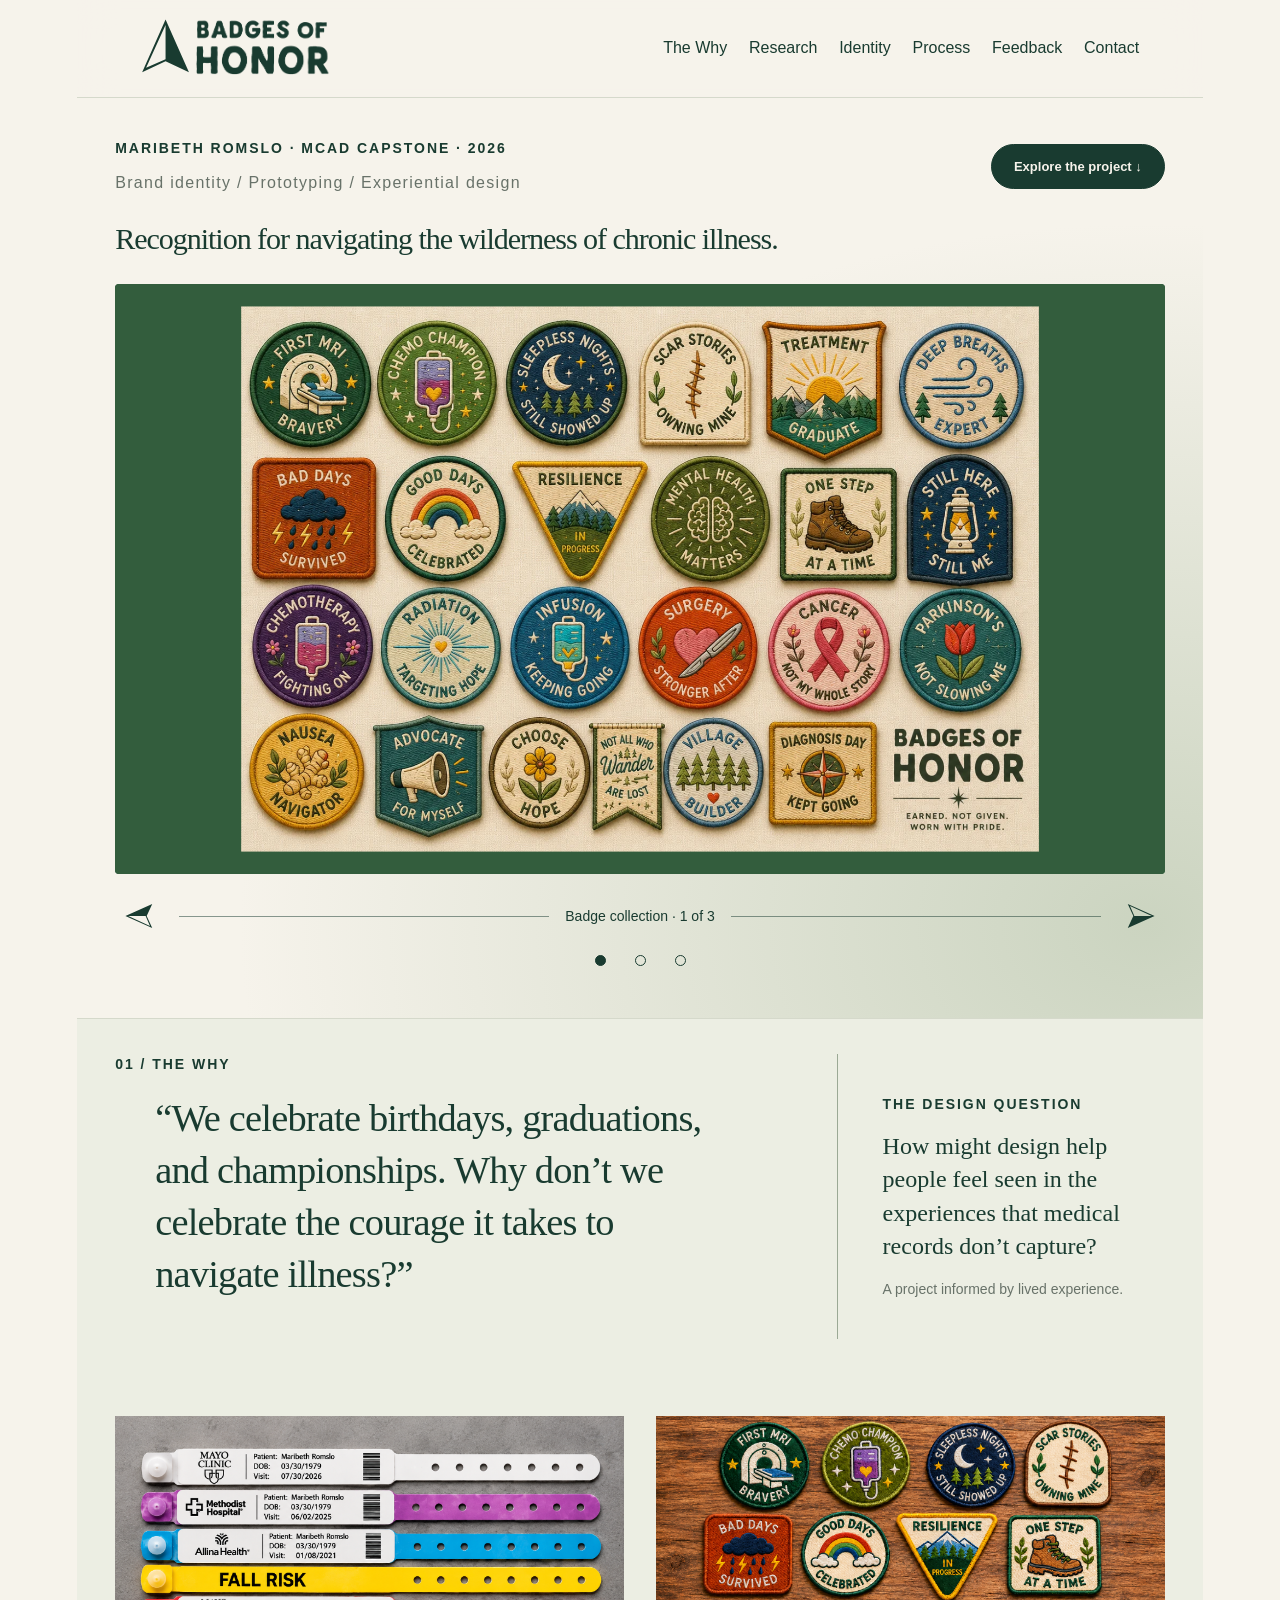
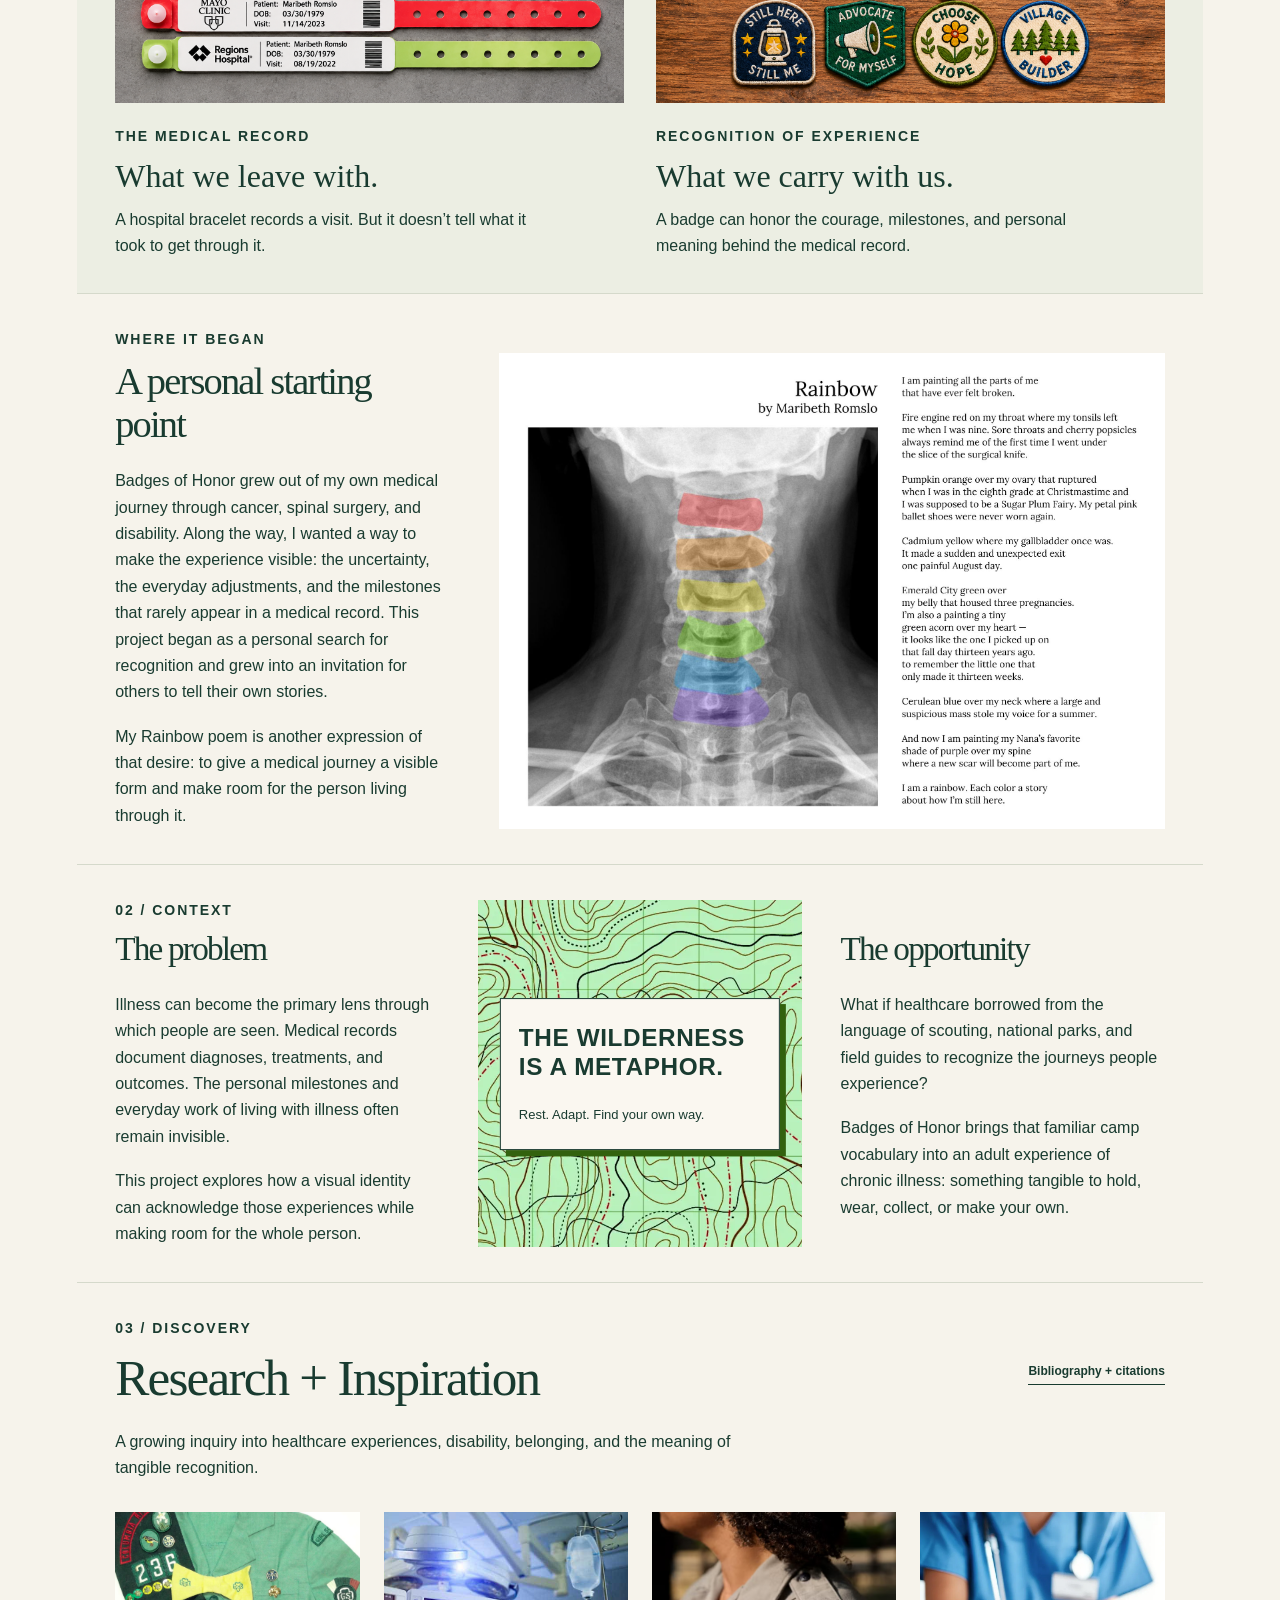
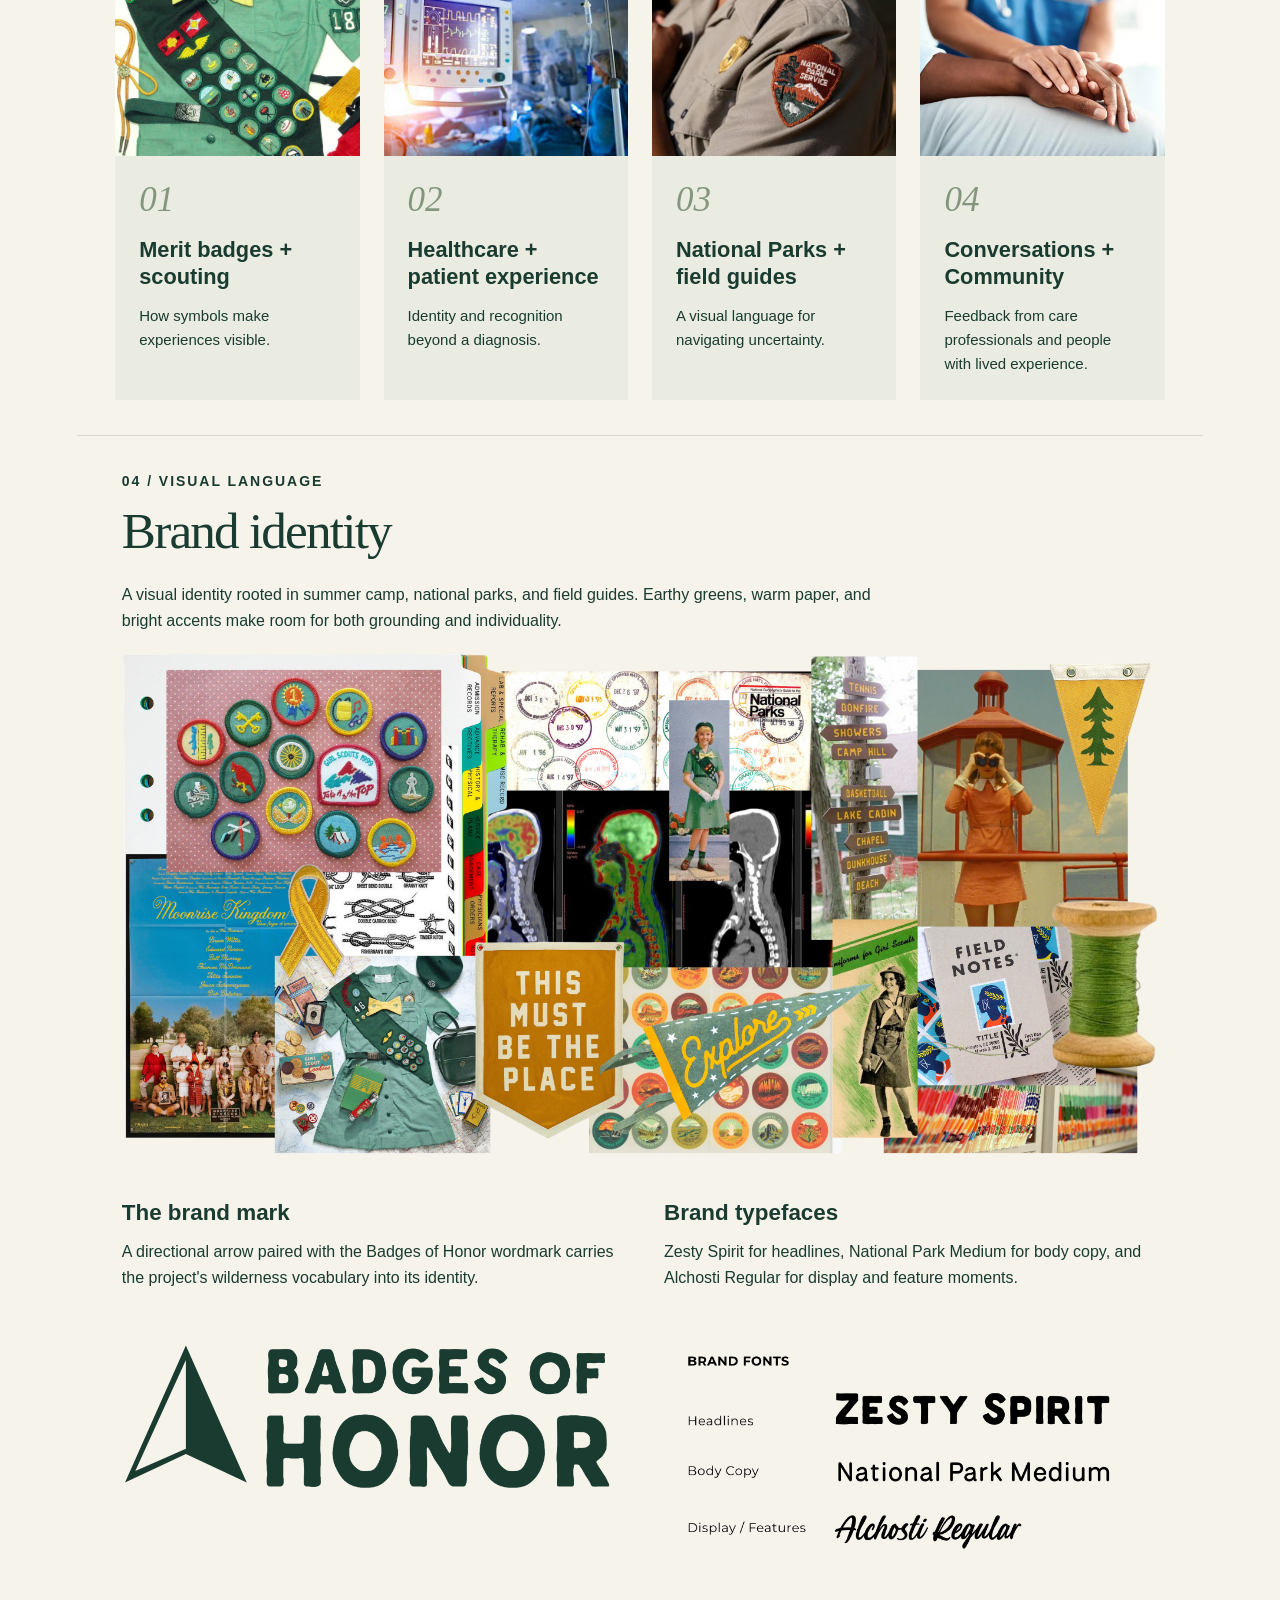
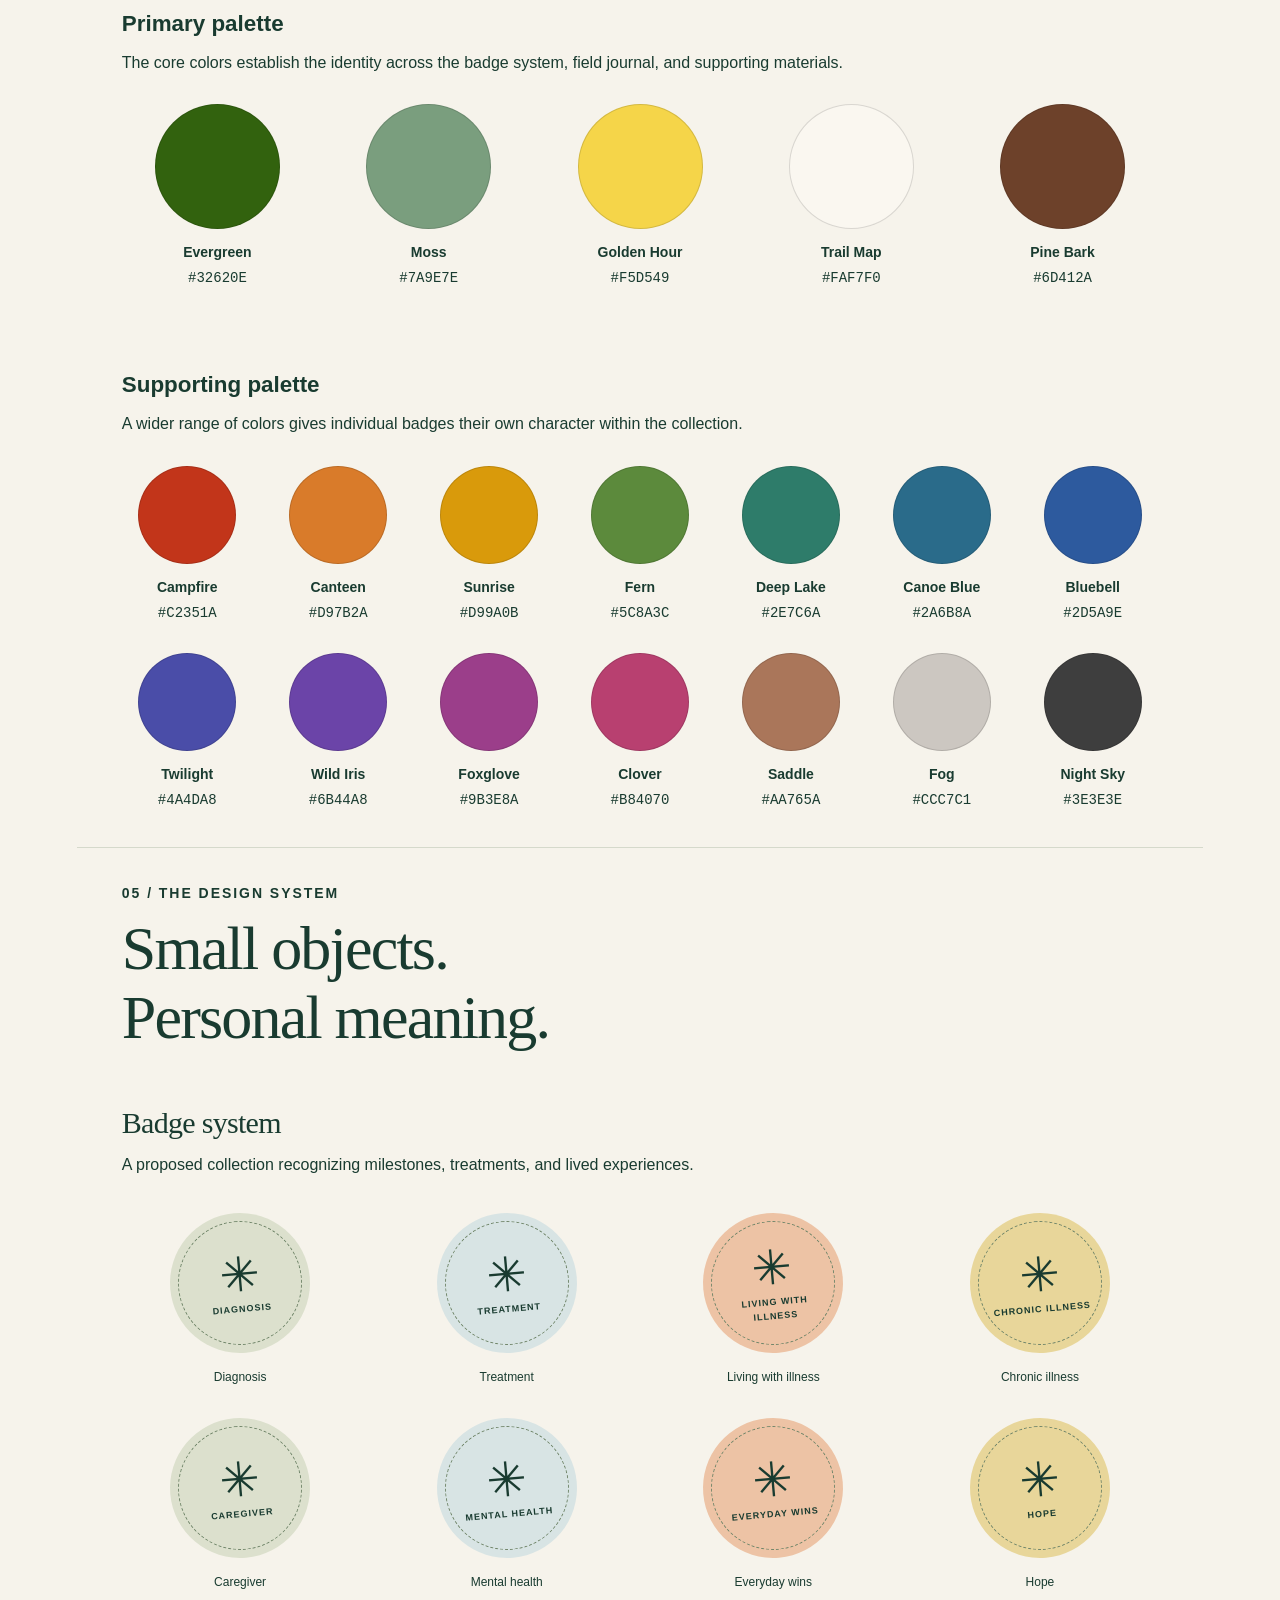
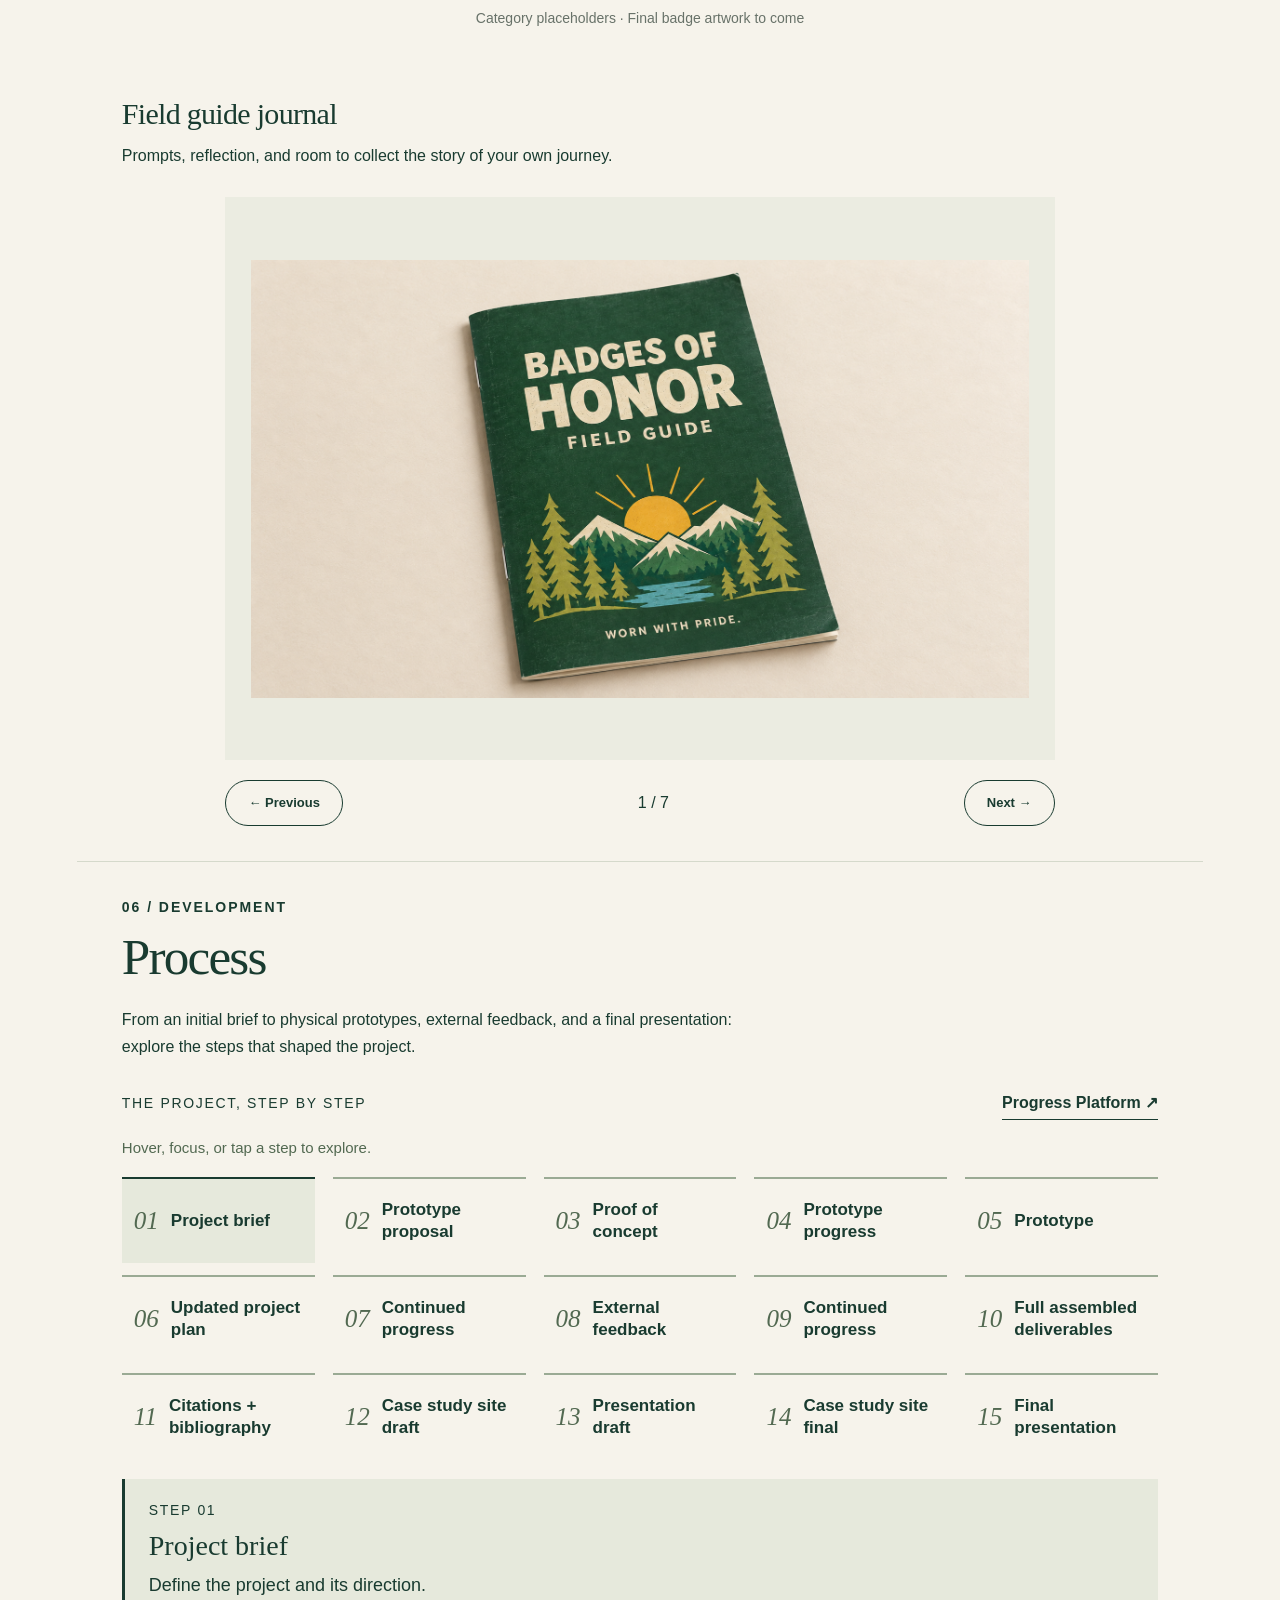
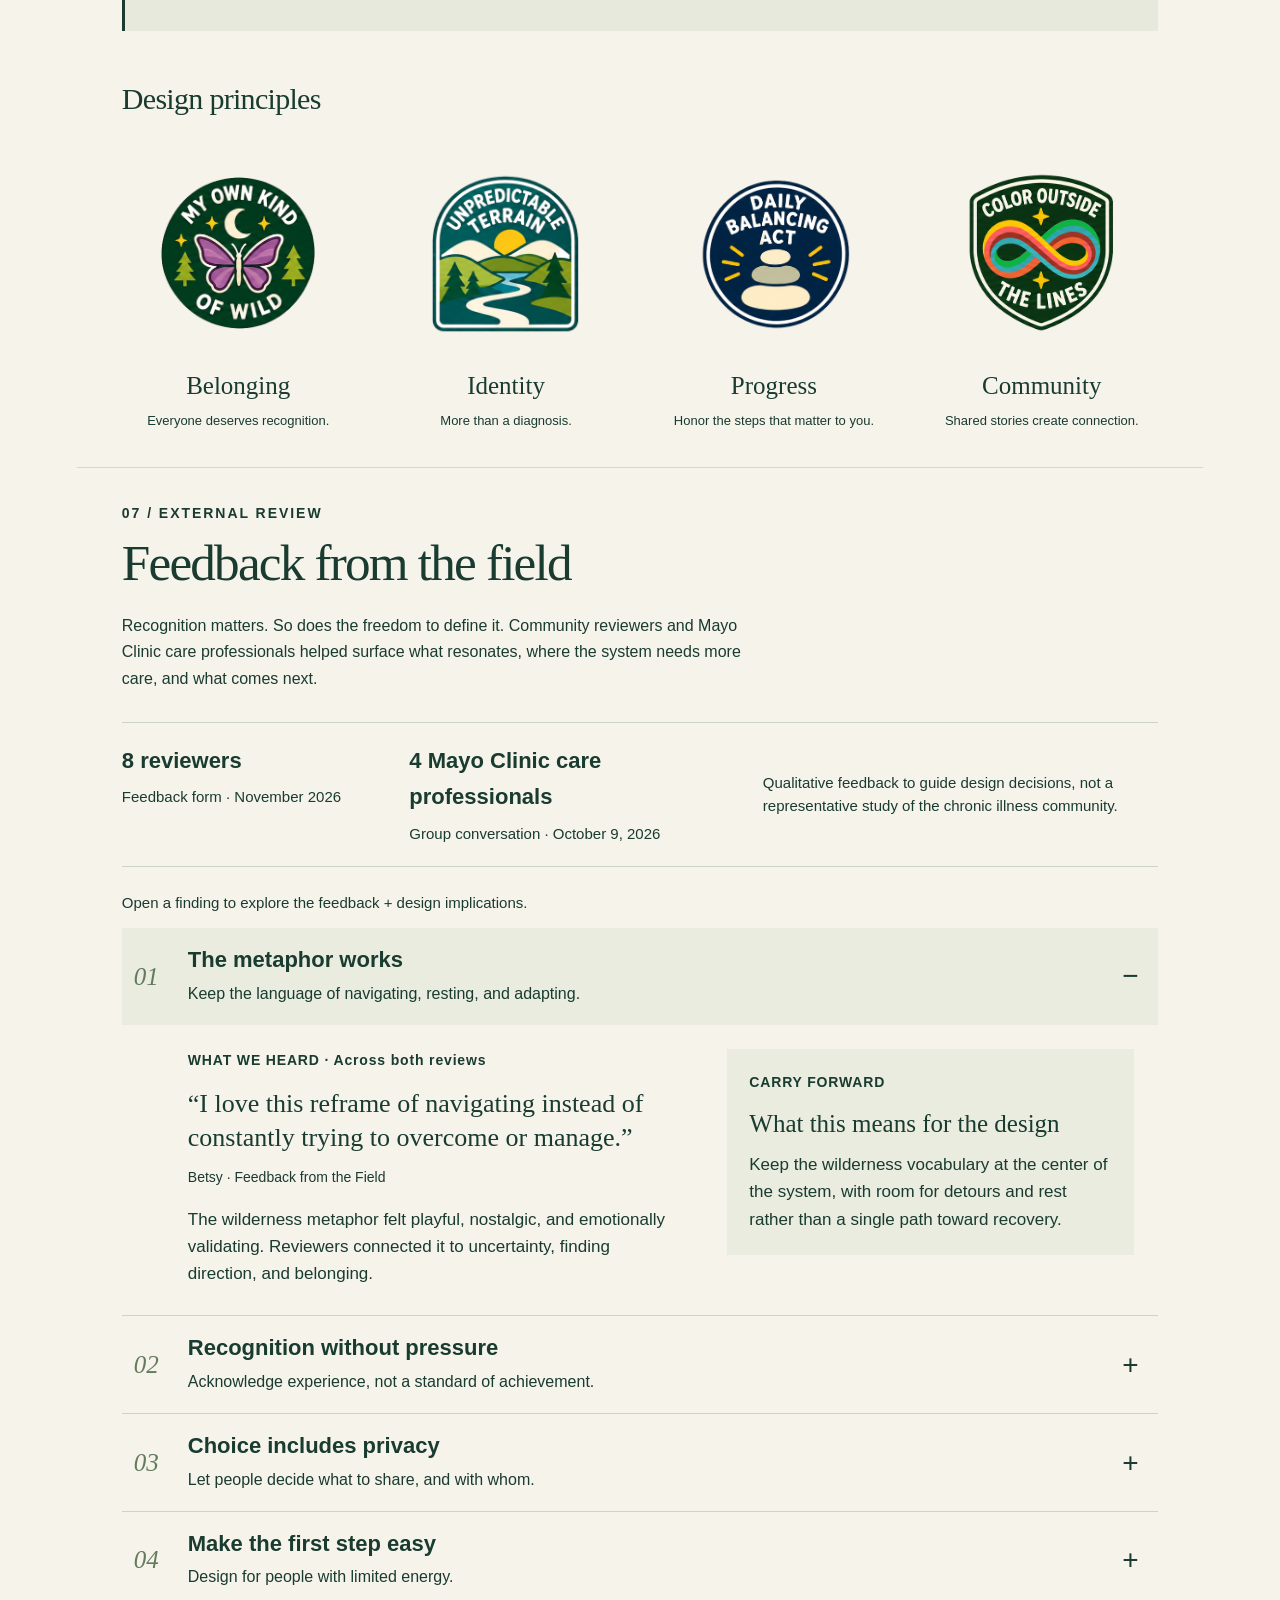
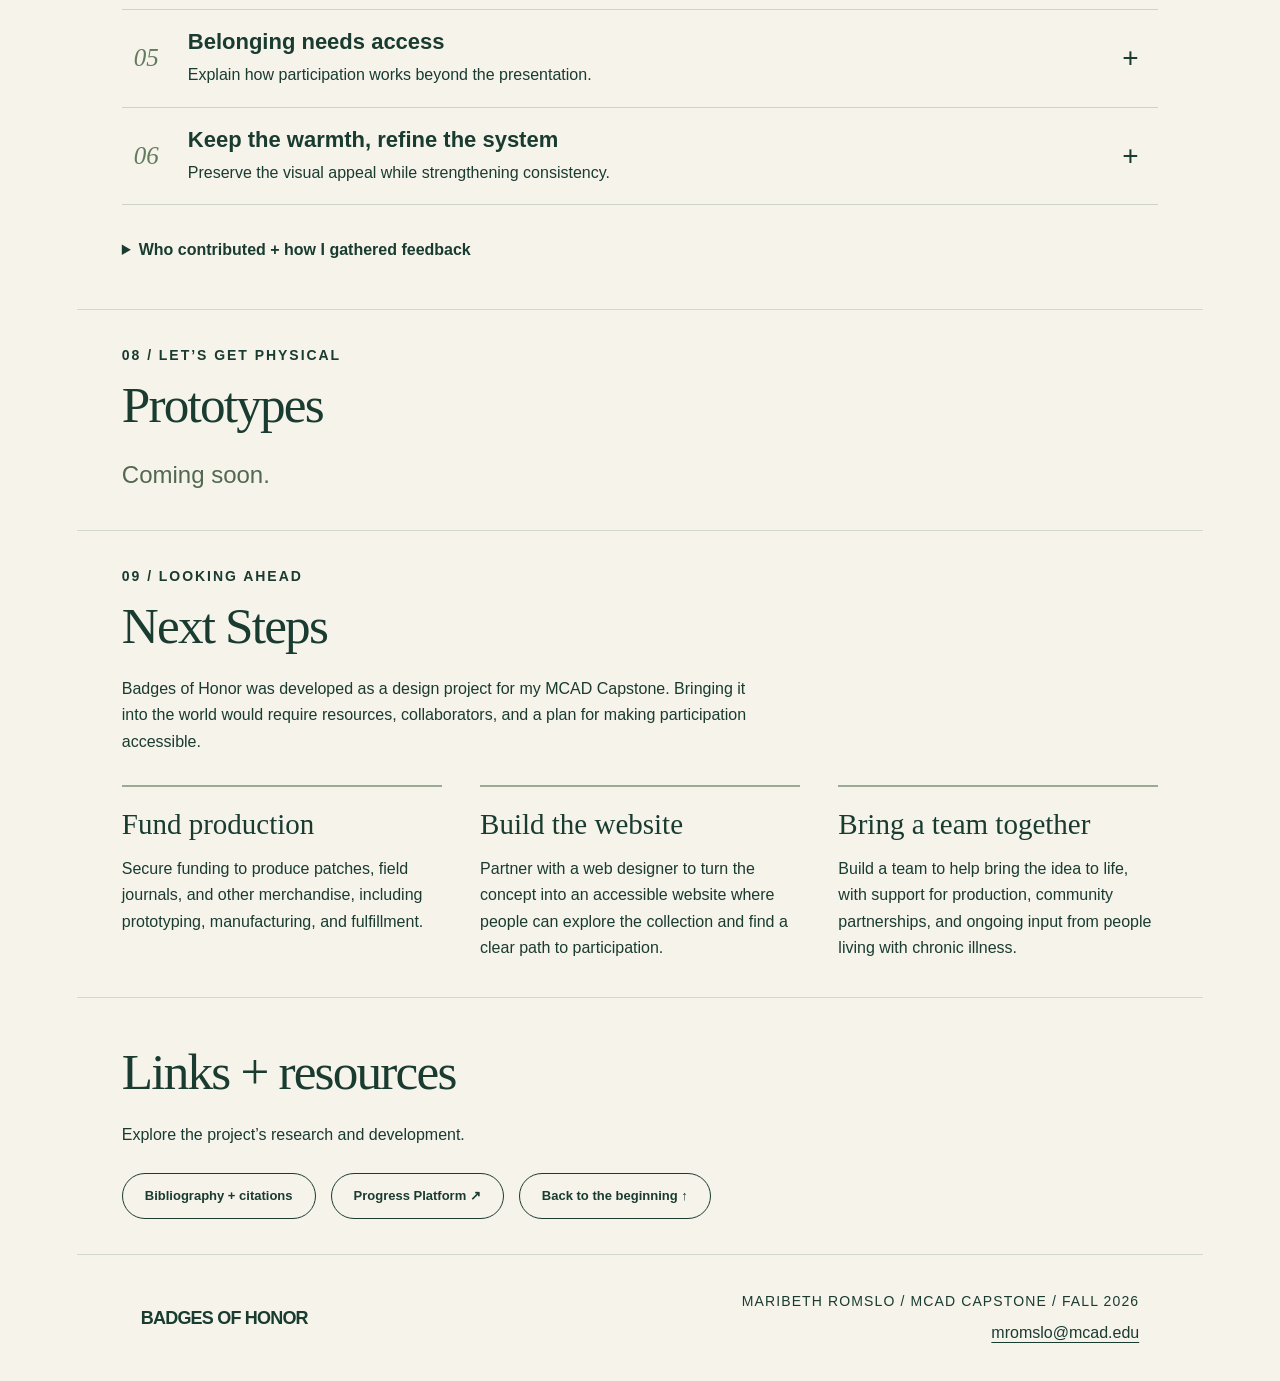
<file: index.html>
<!doctype html>
<html lang="en">
  <head>
    <meta charset="utf-8" />
    <meta name="viewport" content="width=device-width,initial-scale=1" />
    <meta
      name="description"
      content="Badges of Honor: a graphic design capstone by Maribeth Romslo exploring recognition, identity, and belonging through chronic illness."
    />
    <title>Badges of Honor · Maribeth Romslo</title>
    <link rel="stylesheet" href="style.css" />
  <style>

.context-triptych { display:grid; grid-template-columns:repeat(3,minmax(0,1fr)); align-items:start; gap:32px; }
.context-triptych > div { min-width:0; }
.context-triptych h2 { font-size:clamp(28px,2.6vw,42px); line-height:1.1; margin-bottom:24px; }
.context-triptych > div > p:not(.eyebrow) { font-size:16px; line-height:1.65; }
.context-triptych .landscape.map-panel { width:100%; min-height:430px; height:100%; box-sizing:border-box; padding:22px; }
.context-triptych .map-panel-label { padding:24px 18px; }
.context-triptych .map-panel-label > span { font-size:clamp(20px,1.9vw,28px); line-height:1.2; }
@media(max-width:650px) { .context-triptych { grid-template-columns:1fr; gap:32px; } .context-triptych .landscape.map-panel { min-height:330px; } }
</style>
<style>
/* Align this row with the comparison panels above. */
.why,
.section.context-triptych {
  box-sizing: border-box;
  width: 100%;
  max-width: none;
  margin-inline: 0;
  padding-inline: max(3vw, 24px);
}
.section.context-triptych { gap: clamp(28px, 3vw, 60px); }
@media (max-width: 650px) {
  .why, .section.context-triptych { padding-inline: 24px; }
}
</style>
<style>

/* Let the text columns determine the height of the map. */
@media (min-width: 651px) {
  .section.context-triptych { align-items: stretch; }
  .section.context-triptych .landscape.map-panel {
    min-height: 0;
    height: auto;
    align-self: stretch;
    position: relative;
    padding: 0;
  }
  .section.context-triptych .map-panel-label {
    position: absolute;
    top: 50%;
    left: 50%;
    transform: translate(-50%, -50%);
    width: calc(100% - 44px);
    max-width: 340px;
    margin: 0;
  }
}
</style>
<style>

/* Research aligns with the full-width context row inside the site margins. */
.section#research {
  box-sizing: border-box;
  width: 100%;
  max-width: none;
  margin-inline: 0;
  padding-inline: max(3vw, 24px);
}
#research .intro { max-width: 70ch; }
#research .research-grid { grid-template-columns: repeat(4,minmax(0,1fr)); gap: 24px; }
#research .research-grid article { padding: 0; min-width: 0; overflow: hidden; }
#research .research-image { display: block; width: 100%; height: auto; aspect-ratio: 1; object-fit: cover; }
#research .research-card-copy { padding: 24px; }
#research .research-card-copy h3 { font-size: clamp(19px,1.7vw,25px); line-height: 1.25; margin: 16px 0 14px; }
#research .research-card-copy p { font-size: 15px; line-height: 1.6; }
@media(max-width:950px) { #research .research-grid { grid-template-columns: repeat(2,minmax(0,1fr)); } }
@media(max-width:650px) { .section#research { padding-inline: 24px; } }
@media(max-width:480px) { #research .research-grid { grid-template-columns: 1fr; } }
</style>
<style>

/* Individual badge artwork replaces the four numbered circles. */
.principle-grid .principle-badge {
  display: block;
  width: clamp(110px, 12vw, 180px);
  height: 190px;
  max-width: 100%;
  margin: 0 auto 24px;
  object-fit: contain;
  border: 0;
  border-radius: 0;
}
@media (max-width: 650px) {
  .principle-grid .principle-badge { width: 130px; height: 150px; }
}
</style>
<style>

/* Brand identity: moodboard, wordmark and fonts, then unchanged palettes. */
#identity .identity-moodboard { margin: 36px 0 48px; }
#identity .identity-moodboard img { display:block; width:100%; height:auto; }
#identity .identity-mark-type-row { display:grid; grid-template-columns:minmax(0,1fr) minmax(0,1fr); gap:48px; align-items:start; margin-bottom:48px; }
#identity .identity-mark-column { display:flex; flex-direction:column; gap:24px; align-items:stretch; margin:0; }
#identity .identity-logo-panel { background:transparent; border:0; outline:0; box-shadow:none; padding:24px 0; }
#identity .identity-logo { border:0; outline:0; }
#identity .brand-type-section { margin:0; padding:0; }
#identity .brand-type-board { background:transparent; border:0; padding:0; margin:24px 0 0; }
#identity .brand-type-board img { display:block; width:100%; height:auto; mix-blend-mode:multiply; }
@media(max-width:750px) { #identity .identity-mark-type-row { grid-template-columns:1fr; gap:36px; } }
</style>
<style>

/* Tighter identity spacing, including the artwork's transparent margins. */
#identity > .intro { margin-bottom: 18px; }
#identity .identity-moodboard {
  position: relative;
  overflow: hidden;
  aspect-ratio: 1758 / 850;
  margin: 18px 0 28px;
}
#identity .identity-moodboard img {
  position: absolute;
  width: 109.215017%;
  max-width: none;
  height: auto;
  left: -4.83504%;
  top: -14.82353%;
}
#identity .brand-type-section { border:0; border-top:0; padding-top:0; }
#identity .brand-type-section::before { display:none; }
.eyebrow { font-size:14px !important; line-height:1.5; letter-spacing:.14em; }
.tiny, .small, .caption, figcaption, .hero-meta, .hero-note {
  font-size:14px;
  line-height:1.5;
}
.why-comparison figcaption .eyebrow { font-size:14px !important; }
.brand-palette code { font-size:14px; }
@media(max-width:650px) {
  .eyebrow { font-size:13px !important; }
  .tiny, .small, .caption, figcaption, .hero-meta, .hero-note { font-size:13px; }
  #identity .identity-moodboard { margin:16px 0 24px; }
}
</style>
<style>
#identity .brand-palette-section { border:0; border-top:0; }
#identity .identity-moodboard { margin-bottom:44px; }
.journal-flip-gallery { margin-top:28px; }
.journal-pages { background:#ebece1; padding:clamp(12px,2vw,28px); }
.journal-page { margin:0; }
.journal-page[hidden] { display:none; }
.journal-page img { display:block; width:100%; height:clamp(280px,50vw,680px); object-fit:contain; }
.journal-page figcaption { text-align:center; margin-top:16px; font-size:16px; }
.journal-page-controls { display:flex; align-items:center; justify-content:space-between; gap:16px; margin-top:20px; }
.journal-status { font-size:16px; }
</style>
<style>
/* Reduce the gap between the identity row and the palettes. */
#identity .identity-mark-type-row { margin-bottom:20px; }
#identity .identity-mark-type-row + .brand-palette-section { margin-top:0; padding-top:0; }
/* Inside front cover on the left, ownership page on the right. */
.journal-opening-spread {
  display:grid;
  grid-template-columns:repeat(2,minmax(0,1fr));
  width:min(100%,900px);
  margin-inline:auto;
  align-items:stretch;
  box-shadow:0 5px 18px #193b3020;
}
.journal-inside-cover { background:#193b30; box-shadow:inset -8px 0 14px #00000018; }
.journal-page .journal-opening-spread > img { width:100%; height:auto; max-height:680px; object-fit:contain; background:#faf7f0; }
@media(max-width:650px) {
 .journal-page .journal-opening-spread > img { max-height:none; }
}
</style>
<style>
footer { display:flex; justify-content:space-between; align-items:center; gap:24px; font-size:15px; }
footer .brand { font-size:18px; }
footer > p { margin:0 0 0 auto; text-align:right; font-size:14px; line-height:1.6; letter-spacing:.08em; }
@media(max-width:650px) { footer { flex-wrap:wrap; } footer > p { font-size:13px; } }
</style>
<style>
#section-01 { scroll-margin-top:120px; }
.project-origin { max-width:none; width:100%; padding-inline:max(3vw,24px); display:grid; grid-template-columns:1fr 1fr; gap:48px; align-items:start; }
.project-origin h2 { font-size:clamp(30px,3vw,46px); }
.rainbow-poem h3 { margin-bottom:16px; }
.rainbow-graphic-placeholder { padding:48px 24px; margin-top:24px; border:1px dashed #7a9e7e; color:#687269; text-align:center; font-size:16px; }
.process-principles { margin-top:48px; }
.process-principles .subhead { margin-bottom:28px; }
@media(max-width:750px) { .project-origin { grid-template-columns:1fr; gap:28px; } }
</style>
<style>.rainbow-poem-graphic { display:block; width:100%; height:auto; margin-top:24px; }</style>
<style>
/* Rainbow poem spans the full origin section. */
.section.project-origin { display:block; }
.project-origin > div:first-child { max-width:80ch; margin-bottom:28px; }
.project-origin .rainbow-poem { width:100%; }
.project-origin .rainbow-poem > p { max-width:80ch; }
.project-origin .rainbow-poem-graphic { width:100%; max-width:none; height:auto; display:block; margin-top:24px; }
</style>
<style>
/* Origin: one-third copy and two-thirds poem graphic. */
.section.project-origin {
  display:grid;
  grid-template-columns:minmax(0,1fr) minmax(0,2fr);
  gap:clamp(28px,4vw,64px);
  align-items:start;
}
.project-origin > div:first-child { max-width:none; margin-bottom:0; }
.project-origin .rainbow-poem { min-width:0; }
.project-origin .rainbow-poem-graphic { width:100%; height:auto; }
@media(max-width:750px) {
  .section.project-origin { grid-template-columns:1fr; }
}
</style>
<style>
/* Halve vertical breathing room around section dividers. */
main > .section { padding-top:35px; padding-bottom:35px; }
main > .why { padding-top:35px; padding-bottom:35px; }
@media(max-width:950px) {
 main > .section { padding-top:27.5px; padding-bottom:27.5px; }
}
@media(max-width:650px) {
 main > .section { padding-top:21.5px; padding-bottom:21.5px; }
 main > .why { padding-top:20px; padding-bottom:20px; }
}
</style>
<style>
/* Field journal gallery at 80% of its previous size. */
.journal-flip-gallery { width:80%; margin-left:auto; margin-right:auto; }
.journal-page img { height:clamp(224px,40vw,544px); }
.journal-opening-spread { max-width:720px; }
.journal-page .journal-opening-spread > img { max-height:544px; }
@media(max-width:650px) {
 .journal-page .journal-opening-spread > img { max-height:none; }
}
</style>
<style>
/* Compact process overview with one stable detail panel. */
.timeline-key { display:flex; justify-content:space-between; align-items:baseline; flex-wrap:wrap; gap:12px 24px; margin:24px 0 16px; }
.timeline-key > p { font-size:14px; letter-spacing:.12em; margin:0; }
.timeline-key a { font-size:16px; }
.compact-process { margin-bottom:40px; }
.timeline-help { font-size:15px; margin:0 0 16px; color:#526951; }
.development-timeline { display:grid; grid-template-columns:repeat(5,minmax(0,1fr)); gap:12px 18px; list-style:none; padding:0; margin:0 0 20px; }
.development-timeline li { min-width:0; }
.timeline-step { display:flex; align-items:center; gap:12px; width:100%; min-height:86px; padding:14px 12px; text-align:left; border:0; border-top:2px solid #9aaa94; background:transparent; color:#193b30; font:inherit; cursor:pointer; border-radius:0; }
.timeline-step:hover,.timeline-step[aria-pressed="true"] { background:#e6e9dc; border-top-color:#193b30; }
.timeline-step:focus-visible { outline:2px solid #193b30; outline-offset:3px; }
.step-number { flex-shrink:0; font:italic 25px Georgia,serif; color:#526951; }
.step-title { font-size:17px; line-height:1.3; font-weight:bold; }
.process-step-detail { padding:20px 24px; background:#e6e9dc; border-left:3px solid #193b30; min-height:152px; box-sizing:border-box; }
.process-step-detail .detail-kicker { font-size:14px; letter-spacing:.12em; margin:0 0 8px; }
.process-step-detail h3 { font:normal 28px/1.15 Georgia,serif; margin:0 0 10px; }
.process-step-detail .detail-copy { font-size:18px; line-height:1.5; margin:0; max-width:85ch; }
@media(max-width:950px) { .development-timeline { grid-template-columns:repeat(3,minmax(0,1fr)); } }
@media(max-width:550px) {
 .development-timeline { grid-template-columns:repeat(2,minmax(0,1fr)); gap:8px 12px; }
 .timeline-step { min-height:78px; padding:10px 8px; gap:8px; }
 .step-title { font-size:15px; }
 .step-number { font-size:22px; }
 .process-step-detail { padding:18px; }
 .process-step-detail .detail-copy { font-size:17px; }
}
</style>
<style>
/* Feedback connects the evidence to practical design priorities. */
.feedback-context { display:grid; grid-template-columns:1fr 1.25fr 1.5fr; gap:24px; margin:24px 0; padding:20px 0; border-top:1px solid #cdd4c4; border-bottom:1px solid #cdd4c4; }
.feedback-context p { margin:0; }
.feedback-context strong { display:block; font-size:22px; }
.feedback-context span { display:block; font-size:15px; margin-top:6px; }
.feedback-context .feedback-scope { font-size:15px; line-height:1.5; align-self:center; }
.feedback-instruction { font-size:15px; margin:0 0 12px; }
.feedback-finding { border-bottom:1px solid #cdd4c4; }
.feedback-finding > summary { display:grid; grid-template-columns:36px 1fr 24px; align-items:center; gap:18px; padding:18px 12px; cursor:pointer; list-style:none; }
.feedback-finding > summary::-webkit-details-marker { display:none; }
.feedback-finding > summary:hover,.feedback-finding[open] > summary { background:#e9ecdf; }
.feedback-finding > summary:focus-visible,.feedback-reviewers > summary:focus-visible { outline:2px solid #193b30; outline-offset:3px; }
.finding-number { font:italic 25px Georgia,serif; color:#637b5d; }
.feedback-finding summary strong { font-size:22px; line-height:1.25; }
.finding-teaser { display:block; font-size:16px; margin-top:5px; }
.finding-toggle::before { content:'+'; font-size:28px; }
.feedback-finding[open] .finding-toggle::before { content:'−'; }
.finding-content { display:grid; grid-template-columns:1.2fr 1fr; gap:clamp(24px,4vw,64px); padding:24px 24px 28px 66px; }
.finding-content p { font-size:17px; line-height:1.6; }
.finding-content .finding-label { font-size:14px; font-weight:bold; letter-spacing:.06em; margin:0 0 16px; }
.finding-quote { margin:0 0 18px; padding:0; border:0; }
.finding-quote blockquote { font:normal 26px/1.3 Georgia,serif; margin:0 0 12px; }
.finding-quote figcaption { font-size:14px; }
.finding-response { background:#e9ecdf; padding:22px; align-self:start; }
.finding-response h3 { font:normal 25px/1.2 Georgia,serif; margin:0 0 12px; }
.finding-response p:last-child { margin-bottom:0; }
.feedback-reviewers { margin-top:22px; font-size:16px; }
.feedback-reviewers > summary { cursor:pointer; font-weight:bold; padding:10px 0; }
.feedback-reviewers > div { max-width:90ch; padding:10px 0; }
.feedback-reviewers li { margin-bottom:10px; }
@media(max-width:750px) {
 .feedback-context { grid-template-columns:1fr 1fr; gap:18px; }
 .feedback-context .feedback-scope { grid-column:1/-1; }
 .finding-content { grid-template-columns:1fr; padding:20px 12px; gap:18px; }
 .feedback-finding > summary { gap:10px; grid-template-columns:28px 1fr 20px; padding:16px 6px; }
 .feedback-finding summary strong { font-size:20px; }
 .finding-teaser { font-size:15px; }
 .feedback-context strong { font-size:20px; }
}
</style>
<style>
.prototype-coming-soon { font-size:24px; margin:16px 0 0; color:#526951; }
.next-steps-grid { display:grid; grid-template-columns:repeat(3,minmax(0,1fr)); gap:clamp(24px,3vw,48px); margin-top:28px; }
.next-steps-grid article { padding:20px 0 0; border-top:2px solid #9aaa94; }
.next-steps-grid h3 { font:normal 29px/1.2 Georgia,serif; margin:0 0 14px; }
.next-steps-grid p { margin:0; }
footer .footer-email { display:inline-block; margin-top:8px; font-size:16px; letter-spacing:normal; text-transform:none; text-decoration:underline; text-underline-offset:4px; }
@media(max-width:750px) { .next-steps-grid { grid-template-columns:1fr; } }
</style>
<style>
/* Full-width opening carousel with project context above and headline below. */
main > .hero { display:flex; flex-direction:column; align-items:stretch; gap:28px; width:100%; max-width:none; box-sizing:border-box; padding:40px max(3vw,24px); }
.hero > .hero-copy { display:flex; flex-direction:column; align-items:flex-start; gap:14px; width:100%; max-width:none; padding:0; }
.hero > .hero-copy .eyebrow { margin:0; }
.hero > .hero-copy .meta { margin:0; font-size:16px; line-height:1.5; }
.hero > .hero-copy .button { margin:4px 0 0; }
.hero > .hero-carousel { width:100%; max-width:none; align-self:stretch; margin:0; }
.hero > .hero-carousel .carousel-stage { width:100%; aspect-ratio:16/9; height:auto; }
.hero > h1.hero-statement { width:100%; max-width:none; margin:8px 0 0; font-family:Georgia,'Times New Roman',serif; font-size:clamp(38px,5vw,88px); font-weight:400; line-height:1.1; letter-spacing:-.035em; }
@media(max-width:650px) {
 main > .hero { padding:28px 20px; gap:22px; }
 .hero > .hero-copy .meta { font-size:14px; }
 .hero > h1.hero-statement { font-size:clamp(34px,8vw,48px); }
}
</style>
<style>
/* Project information and action share a row above the headline. */
.hero > .hero-copy { flex-direction:row; align-items:center; justify-content:space-between; gap:24px; }
.hero-project-details { min-width:0; }
.hero .hero-project-details .eyebrow { margin:0 0 12px; }
.hero .hero-project-details .meta { margin:0; }
.hero > .hero-copy .button { flex-shrink:0; margin:0; }
.hero > h1.hero-statement { font-size:clamp(34px,4.2vw,72px); margin:0; }
@media(max-width:650px) {
 .hero > .hero-copy { flex-direction:column; align-items:flex-start; gap:18px; }
 .hero > h1.hero-statement { font-size:clamp(30px,7vw,42px); }
}
</style>
<style>
/* Keep the opening statement on one line at desktop widths. */
.hero > h1.hero-statement { font-size:clamp(22px,2.35vw,40px); letter-spacing:-.035em; }
@media(min-width:951px) { .hero > h1.hero-statement { white-space:nowrap; } }
@media(max-width:650px) { .hero > h1.hero-statement { font-size:clamp(26px,6vw,36px); white-space:normal; } }
</style>
<style>
/* Match the Context label's space so the two headings align. */
.context-triptych .opportunity-alignment-spacer { visibility:hidden; }
@media(max-width:650px) { .context-triptych .opportunity-alignment-spacer { display:none; } }
</style>
</head>
  <body>
    <a class="skip" href="#overview">Skip to content</a>
    <header>
      <a class="brand" href="#" aria-label="Badges of Honor home"><svg xmlns="http://www.w3.org/2000/svg" xmlns:xlink="http://www.w3.org/1999/xlink" viewBox="0 0 820 270" class="brand-logo" width="190" height="63" style="display:block;width:190px;max-width:100%;height:auto;max-height:64px;object-fit:contain" role="img" aria-labelledby="title"><title id="title">Badges of Honor</title><defs><filter id="ink" color-interpolation-filters="sRGB"><feColorMatrix type="matrix" values="0 0 0 0 .098 0 0 0 0 .231 0 0 0 0 .188 -1 0 0 0 1"/></filter></defs><g fill="#193b30"><path fill-rule="evenodd" d="M106 10 207 237 106 190 5 237Z M106 34 22 218 106 181Z"/></g><svg x="235" y="10" width="580" height="240" viewBox="65 85 620 255"><image width="730" height="392" xlink:href="[data-uri]" filter="url(#ink)"/></svg></svg></a>
      <nav id="nav" aria-label="Main navigation">
        <a href="#why">The Why</a>
        <a href="#research">Research</a>
        <a href="#identity">Identity</a>
        <a href="#process">Process</a>
        <a href="#feedback">Feedback</a>
        <a href="mailto:mromslo@mcad.edu">Contact</a>
      </nav>
    </header>
    <main>
      <section class="hero" id="overview">
        <div class="hero-copy">
          <div class="hero-project-details">
            <p class="eyebrow">MARIBETH ROMSLO · MCAD CAPSTONE · 2026</p>
            <div class="meta">Brand identity / Prototyping / Experiential design</div>
          </div>
          <a class="button dark" href="#section-01">Explore the project ↓</a>
        </div>
        <h1 class="hero-statement">Recognition for navigating the wilderness of chronic illness.</h1>
        <div class="hero-carousel" role="region" aria-roledescription="carousel" aria-label="Badges of Honor project highlights" tabindex="0">
          <div class="carousel-stage">
            <figure class="carousel-slide" role="group" aria-roledescription="slide" aria-label="1 of 3: Badge collection"><img src="assets/carousel-01.png" width="1920" height="1080" alt="Collection of embroidered badge concepts celebrating medical milestones and lived experiences" fetchpriority="high" /></figure>
            <figure class="carousel-slide" role="group" aria-roledescription="slide" aria-label="2 of 3: Field guide journal" hidden><img src="assets/carousel-02.png" width="1920" height="1080" alt="Badges of Honor field guide cover and getting to know me journal spread" loading="lazy" /></figure>
            <figure class="carousel-slide" role="group" aria-roledescription="slide" aria-label="3 of 3: Companion website" hidden><img src="assets/carousel-03.png" width="1920" height="1080" alt="Badges of Honor companion shop website concept with patch-ready clothing and accessories" loading="lazy" /></figure>
          </div>
          <div class="carousel-controls carousel-arrow-controls">
<button type="button" class="carousel-prev" aria-label="Previous image"><svg viewBox="0 0 220 250" aria-hidden="true" focusable="false"><path fill="currentColor" fill-rule="evenodd" d="M110 10 211 237 110 190 9 237Z M110 34 26 218 110 181Z"/></svg></button>
<span class="carousel-rule" aria-hidden="true"></span>
<p class="carousel-caption" aria-live="polite" aria-atomic="true">Badge collection · 1 of 3</p>
<span class="carousel-rule" aria-hidden="true"></span>
<button type="button" class="carousel-next" aria-label="Next image"><svg viewBox="0 0 220 250" aria-hidden="true" focusable="false"><path fill="currentColor" fill-rule="evenodd" d="M110 10 211 237 110 190 9 237Z M110 34 26 218 110 181Z"/></svg></button>
</div><div class="carousel-dots" aria-label="Choose image">
              <button type="button" data-slide="0" aria-label="Show badge collection" aria-current="true"></button>
              <button type="button" data-slide="1" aria-label="Show field guide journal" aria-current="false"></button>
              <button type="button" data-slide="2" aria-label="Show companion website" aria-current="false"></button>
            </div>
        </div>
      </section>
      <section id="why" class="why">
        <div>
          <p class="eyebrow">01 / THE WHY</p>
          <blockquote>
            “We celebrate birthdays, graduations, and championships. Why don’t
            we celebrate the courage it takes to navigate illness?”
          </blockquote>
        </div>
        <aside>
          <p class="eyebrow">THE DESIGN QUESTION</p>
          <p>
            How might design help people feel seen in the experiences that
            medical records don’t capture?
          </p>
          <span class="small">A project informed by lived experience.</span>
        </aside>
      
        <div class="why-comparison" aria-label="Hospital wristbands and personal recognition">
          <figure>
            <img src="assets/hospital-wristbands.png" width="1672" height="941" loading="lazy" alt="A collection of colorful hospital identification wristbands arranged on a gray surface" />
            <figcaption><span class="eyebrow">THE MEDICAL RECORD</span><h3>What we leave with.</h3><p>A hospital bracelet records a visit. But it doesn’t tell what it took to get through it.</p></figcaption>
          </figure>
          <figure>
            <img src="assets/recognition-patches.png" width="1672" height="941" loading="lazy" alt="Badges of Honor patch designs recognizing experiences including first MRI bravery, sleepless nights, scar stories, and everyday wins" />
            <figcaption><span class="eyebrow">RECOGNITION OF EXPERIENCE</span><h3>What we carry with us.</h3><p>A badge can honor the courage, milestones, and personal meaning behind the medical record.</p></figcaption>
          </figure>
        </div>
      </section>
      <section class="section project-origin" id="personal-journey">
        <div>
          <p class="eyebrow">WHERE IT BEGAN</p>
          <h2>A personal starting point</h2>
          <p>Badges of Honor grew out of my own medical journey through cancer, spinal surgery, and disability. Along the way, I wanted a way to make the experience visible: the uncertainty, the everyday adjustments, and the milestones that rarely appear in a medical record. This project began as a personal search for recognition and grew into an invitation for others to tell their own stories.</p>
          <p>My Rainbow poem is another expression of that desire: to give a medical journey a visible form and make room for the person living through it.</p>
        </div>
        <div class="rainbow-poem">
          <img class="rainbow-poem-graphic" src="assets/RainbowPoem.jpg" alt="Rainbow, a poem by Maribeth Romslo reflecting on her medical journey" loading="lazy" />
        </div>
      </section>
      <section class="section context-triptych" id="section-01" aria-label="The problem and opportunity">
        <div>
          <p class="eyebrow">02 / CONTEXT</p>
          <h2>The problem</h2>
          <p>
            Illness can become the primary lens through which people are seen.
            Medical records document diagnoses, treatments, and outcomes. The
            personal milestones and everyday work of living with illness often
            remain invisible.
          </p>
          <p>
            This project explores how a visual identity can acknowledge those
            experiences while making room for the whole person.
          </p>
        </div>
        <div class="landscape map-panel">
          <div class="map-panel-label">
            <span>THE WILDERNESS<br />IS A METAPHOR.</span>
            <p>Rest. Adapt. Find your own way.</p>
          </div>
        </div>
        <div>
          <p class="eyebrow opportunity-alignment-spacer" aria-hidden="true">&nbsp;</p>
          <h2>The opportunity</h2>
          <p>
            What if healthcare borrowed from the language of scouting, national
            parks, and field guides to recognize the journeys people experience?
          </p>
          <p>
            Badges of Honor brings that familiar camp vocabulary into an adult
            experience of chronic illness: something tangible to hold, wear,
            collect, or make your own.
          </p>
        </div>
      </section>
      <section class="section" id="research">
        <div class="section-head">
          <div>
            <p class="eyebrow">03 / DISCOVERY</p>
            <h2>Research + Inspiration</h2>
          </div>
          <a class="text-link" href="bibliography.html"
            >Bibliography + citations</a
          >
        </div>
        <p class="intro">
          A growing inquiry into healthcare experiences, disability, belonging,
          and the meaning of tangible recognition.
        </p>
        <div class="research-grid">
          <article>
            <img class="research-image" src="assets/research-scouting.png" alt="Girl Scout uniform and sash covered in merit badges." loading="lazy" />
            <div class="research-card-copy">
              <span class="number">01</span>
              <h3>Merit badges + scouting</h3>
              <p>How symbols make experiences visible.</p>
            </div>
          </article>
          <article>
            <img class="research-image" src="assets/research-healthcare.jpg" alt="Hospital monitoring equipment and an IV bag." loading="lazy" />
            <div class="research-card-copy">
              <span class="number">02</span>
              <h3>Healthcare + patient experience</h3>
              <p>Identity and recognition beyond a diagnosis.</p>
            </div>
          </article>
          <article>
            <img class="research-image" src="assets/research-national-parks.png" alt="National Park Service arrowhead patch on a ranger’s uniform." loading="lazy" />
            <div class="research-card-copy">
              <span class="number">03</span>
              <h3>National Parks + field guides</h3>
              <p>A visual language for navigating uncertainty.</p>
            </div>
          </article>
          <article>
            <img class="research-image" src="assets/research-community.jpg" alt="A healthcare professional resting a hand on a patient’s hand." loading="lazy" />
            <div class="research-card-copy">
              <span class="number">04</span>
              <h3>Conversations + Community</h3>
              <p>Feedback from care professionals and people with lived experience.</p>
            </div>
          </article>
        </div>
      </section>

      <section class="section brand-identity" id="identity">
<p class="eyebrow">04 / VISUAL LANGUAGE</p>
<h2>Brand identity</h2>
<p class="intro">A visual identity rooted in summer camp, national parks, and field guides. Earthy greens, warm paper, and bright accents make room for both grounding and individuality.</p>
<figure class="identity-moodboard"><img src="assets/BadgesOfHonor_Moodboard.png" alt="Badges of Honor moodboard combining scouting badges, national park stamps, medical records, field notes, and summer camp imagery." loading="lazy" /></figure>
<div class="identity-mark-type-row"><div class="identity-lockup identity-mark-column"><div><h3>The brand mark</h3><p>A directional arrow paired with the Badges of Honor wordmark carries the project's wilderness vocabulary into its identity.</p></div><div class="identity-logo-panel"><svg xmlns="http://www.w3.org/2000/svg" xmlns:xlink="http://www.w3.org/1999/xlink" viewBox="0 0 820 270" class="identity-logo" width="190" height="63" style="display:block;width:100%;max-width:100%;height:auto;max-height:180px;object-fit:contain" role="img" aria-labelledby="identity-logo-title"><title id="identity-logo-title">Badges of Honor</title><defs><filter id="identity-ink" color-interpolation-filters="sRGB"><feColorMatrix type="matrix" values="0 0 0 0 .098 0 0 0 0 .231 0 0 0 0 .188 -1 0 0 0 1"/></filter></defs><g fill="#193b30"><path fill-rule="evenodd" d="M106 10 207 237 106 190 5 237Z M106 34 22 218 106 181Z"/></g><svg x="235" y="10" width="580" height="240" viewBox="65 85 620 255"><image width="730" height="392" xlink:href="[data-uri]" filter="url(#identity-ink)"/></svg></svg></div></div>
<div class="brand-type-section"><h3>Brand typefaces</h3><p>Zesty Spirit for headlines, National Park Medium for body copy, and Alchosti Regular for display and feature moments.</p><figure class="brand-type-board"><img src="assets/brand-typefaces.png" alt="Brand font specimens: Headlines, Zesty Spirit; Body Copy, National Park Medium; Display and Features, Alchosti Regular." width="854" height="472" loading="lazy" /></figure></div>
</div>
<div class="brand-palette-section"><h3>Primary palette</h3><p>The core colors establish the identity across the badge system, field journal, and supporting materials.</p><ul class="brand-palette primary-palette"><li><span class="color-chip" style="background:#32620E" aria-hidden="true"></span><strong>Evergreen</strong><code>#32620E</code></li><li><span class="color-chip" style="background:#7A9E7E" aria-hidden="true"></span><strong>Moss</strong><code>#7A9E7E</code></li><li><span class="color-chip" style="background:#F5D549" aria-hidden="true"></span><strong>Golden Hour</strong><code>#F5D549</code></li><li><span class="color-chip" style="background:#FAF7F0" aria-hidden="true"></span><strong>Trail Map</strong><code>#FAF7F0</code></li><li><span class="color-chip" style="background:#6D412A" aria-hidden="true"></span><strong>Pine Bark</strong><code>#6D412A</code></li></ul></div>
<div class="brand-palette-section"><h3>Supporting palette</h3><p>A wider range of colors gives individual badges their own character within the collection.</p><ul class="brand-palette supporting-palette"><li><span class="color-chip" style="background:#C2351A" aria-hidden="true"></span><strong>Campfire</strong><code>#C2351A</code></li><li><span class="color-chip" style="background:#D97B2A" aria-hidden="true"></span><strong>Canteen</strong><code>#D97B2A</code></li><li><span class="color-chip" style="background:#D99A0B" aria-hidden="true"></span><strong>Sunrise</strong><code>#D99A0B</code></li><li><span class="color-chip" style="background:#5C8A3C" aria-hidden="true"></span><strong>Fern</strong><code>#5C8A3C</code></li><li><span class="color-chip" style="background:#2E7C6A" aria-hidden="true"></span><strong>Deep Lake</strong><code>#2E7C6A</code></li><li><span class="color-chip" style="background:#2A6B8A" aria-hidden="true"></span><strong>Canoe Blue</strong><code>#2A6B8A</code></li><li><span class="color-chip" style="background:#2D5A9E" aria-hidden="true"></span><strong>Bluebell</strong><code>#2D5A9E</code></li><li><span class="color-chip" style="background:#4A4DA8" aria-hidden="true"></span><strong>Twilight</strong><code>#4A4DA8</code></li><li><span class="color-chip" style="background:#6B44A8" aria-hidden="true"></span><strong>Wild Iris</strong><code>#6B44A8</code></li><li><span class="color-chip" style="background:#9B3E8A" aria-hidden="true"></span><strong>Foxglove</strong><code>#9B3E8A</code></li><li><span class="color-chip" style="background:#B84070" aria-hidden="true"></span><strong>Clover</strong><code>#B84070</code></li><li><span class="color-chip" style="background:#AA765A" aria-hidden="true"></span><strong>Saddle</strong><code>#AA765A</code></li><li><span class="color-chip" style="background:#CCC7C1" aria-hidden="true"></span><strong>Fog</strong><code>#CCC7C1</code></li><li><span class="color-chip" style="background:#3E3E3E" aria-hidden="true"></span><strong>Night Sky</strong><code>#3E3E3E</code></li></ul></div>
</section>
      <section class="section outcomes" id="outcomes">
        <p class="eyebrow">05 / THE DESIGN SYSTEM</p>
        <h2>Small objects.<br />Personal meaning.</h2>
        <div class="section-head">
          <div>
            <h3 class="subhead">Badge system</h3>
            <p>
              A proposed collection recognizing milestones, treatments, and
              lived experiences.
            </p>
          </div>
        </div>
        <div class="badge-grid">
          <article>
            <div class="badge b0"><span>✳</span><small>DIAGNOSIS</small></div>
            <p>Diagnosis</p>
          </article>
          <article>
            <div class="badge b1"><span>✳</span><small>TREATMENT</small></div>
            <p>Treatment</p>
          </article>
          <article>
            <div class="badge b2">
              <span>✳</span><small>LIVING WITH ILLNESS</small>
            </div>
            <p>Living with illness</p>
          </article>
          <article>
            <div class="badge b3">
              <span>✳</span><small>CHRONIC ILLNESS</small>
            </div>
            <p>Chronic illness</p>
          </article>
          <article>
            <div class="badge b0"><span>✳</span><small>CAREGIVER</small></div>
            <p>Caregiver</p>
          </article>
          <article>
            <div class="badge b1">
              <span>✳</span><small>MENTAL HEALTH</small>
            </div>
            <p>Mental health</p>
          </article>
          <article>
            <div class="badge b2">
              <span>✳</span><small>EVERYDAY WINS</small>
            </div>
            <p>Everyday wins</p>
          </article>
          <article>
            <div class="badge b3"><span>✳</span><small>HOPE</small></div>
            <p>Hope</p>
          </article>
        </div>
        <p class="small placeholder">
          Category placeholders · Final badge artwork to come
        </p>
        <div class="project-block">
          <div class="section-head">
            <div>
              <h3 class="subhead">Field guide journal</h3>
              <p>
                Prompts, reflection, and room to collect the story of your own
                journey.
              </p>
            </div>
          </div>
<div id="journal-gallery" class="journal-flip-gallery" role="region" aria-roledescription="carousel" aria-label="Field journal pages" tabindex="0">
<div class="journal-pages"><figure class="journal-page"><img src="assets/FieldJournal00Cover.png" alt="Badges of Honor Field Guide cover with mountains, trees, a river, and a golden sun" loading="eager" /></figure>
<figure class="journal-page" hidden><div class="journal-opening-spread"><div class="journal-inside-cover" role="img" aria-label="Plain green inside front cover"></div><img src="assets/ownership.webp" alt="This field journal belongs to you, on the right-hand page" loading="lazy" /></div></figure>
<figure class="journal-page" hidden><img src="assets/daily.webp" alt="Today’s journey" loading="lazy" /></figure>
<figure class="journal-page" hidden><img src="assets/milestones.webp" alt="Milestones that matter" loading="lazy" /></figure>
<figure class="journal-page" hidden><img src="assets/support.webp" alt="My support crew" loading="lazy" /></figure>
<figure class="journal-page" hidden><img src="assets/visits.webp" alt="Before + after a visit" loading="lazy" /></figure>
<figure class="journal-page" hidden><img src="assets/stories.webp" alt="The story behind my badge" loading="lazy" /></figure></div>
<div class="journal-page-controls"><button type="button" class="button secondary journal-prev" aria-label="Previous journal page">← Previous</button><span class="journal-status" aria-live="polite">1 / 7</span><button type="button" class="button secondary journal-next" aria-label="Next journal page">Next →</button></div>
</div>
        </div>
      </section>
      <section class="section" id="process">
        <p class="eyebrow">06 / DEVELOPMENT</p>
        <h2>Process</h2>
        <p class="intro">
          From an initial brief to physical prototypes, external feedback, and a final presentation: explore the steps that shaped the project.
        </p>
        <div class="timeline-key"><p>THE PROJECT, STEP BY STEP</p><a class="text-link" href="https://badgesofhonor.substack.com/" target="_blank" rel="noopener noreferrer">Progress Platform ↗</a></div>
        <div class="compact-process" id="process-explorer">
          <p class="timeline-help">Hover, focus, or tap a step to explore.</p>
          <ol class="development-timeline" aria-label="Project development steps">
            <li><button class="timeline-step" type="button" aria-pressed="true" aria-controls="process-step-detail" data-detail="Define the project and its direction."><span class="step-number">01</span><span class="step-title">Project brief</span></button></li>
            <li><button class="timeline-step" type="button" aria-pressed="false" aria-controls="process-step-detail" data-detail="Plan physical patches, stickers, and field journal prototypes. Explore production methods and finalize initial designs."><span class="step-number">02</span><span class="step-title">Prototype proposal</span></button></li>
            <li><button class="timeline-step" type="button" aria-pressed="false" aria-controls="process-step-detail" data-detail="Test one or two patch designs through print or embroidery, alongside paper prototypes of field journal spreads."><span class="step-number">03</span><span class="step-title">Proof of concept</span></button></li>
            <li><button class="timeline-step" type="button" aria-pressed="false" aria-controls="process-step-detail" data-detail="Prepare patch and sticker designs for physical production and identify the remaining prototype tasks."><span class="step-number">04</span><span class="step-title">Prototype progress</span></button></li>
            <li><button class="timeline-step" type="button" aria-pressed="false" aria-controls="process-step-detail" data-detail="Send prototype patches and stickers into production."><span class="step-number">05</span><span class="step-title">Prototype</span></button></li>
            <li><button class="timeline-step" type="button" aria-pressed="false" aria-controls="process-step-detail" data-detail="Revisit the project plan and invite external feedback."><span class="step-number">06</span><span class="step-title">Updated project plan</span></button></li>
            <li><button class="timeline-step" type="button" aria-pressed="false" aria-controls="process-step-detail" data-detail="Invite external feedback and begin the case study website shell."><span class="step-number">07</span><span class="step-title">Continued progress</span></button></li>
            <li><button class="timeline-step" type="button" aria-pressed="false" aria-controls="process-step-detail" data-detail="Collect feedback while building disease-specific badge concepts and field journal page designs."><span class="step-number">08</span><span class="step-title">External feedback</span></button></li>
            <li><button class="timeline-step" type="button" aria-pressed="false" aria-controls="process-step-detail" data-detail="Continue feedback collection and development of the badge collection and field journal."><span class="step-number">09</span><span class="step-title">Continued progress</span></button></li>
            <li><button class="timeline-step" type="button" aria-pressed="false" aria-controls="process-step-detail" data-detail="Bring the brand system, physical patches and stickers, and field journal draft together."><span class="step-number">10</span><span class="step-title">Full assembled deliverables</span></button></li>
            <li><button class="timeline-step" type="button" aria-pressed="false" aria-controls="process-step-detail" data-detail="Turn the research archive into citations and make a final call for external feedback."><span class="step-number">11</span><span class="step-title">Citations + bibliography</span></button></li>
            <li><button class="timeline-step" type="button" aria-pressed="false" aria-controls="process-step-detail" data-detail="Build out the case study website to document the process."><span class="step-number">12</span><span class="step-title">Case study site draft</span></button></li>
            <li><button class="timeline-step" type="button" aria-pressed="false" aria-controls="process-step-detail" data-detail="Draft and rehearse the presentation narrative."><span class="step-number">13</span><span class="step-title">Presentation draft</span></button></li>
            <li><button class="timeline-step" type="button" aria-pressed="false" aria-controls="process-step-detail" data-detail="Finalize the case study website and rehearse the presentation."><span class="step-number">14</span><span class="step-title">Case study site final</span></button></li>
            <li><button class="timeline-step" type="button" aria-pressed="false" aria-controls="process-step-detail" data-detail="Present the project and its development."><span class="step-number">15</span><span class="step-title">Final presentation</span></button></li>
          </ol>
          <div class="process-step-detail" id="process-step-detail" role="region" aria-label="Selected process step" aria-live="polite" aria-atomic="true"><p class="detail-kicker">STEP <span>01</span></p><h3>Project brief</h3><p class="detail-copy">Define the project and its direction.</p></div>
        </div>
      <div class="process-principles">
        <h3 class="subhead">Design principles</h3>
        <div class="principle-grid">
          <article>
            <img class="principle-badge" src="assets/badge01.png" alt="My Own Kind of Wild butterfly badge" loading="lazy" />
            <h3>Belonging</h3>
            <p>Everyone deserves recognition.</p>
          </article>
          <article>
            <img class="principle-badge" src="assets/badge02.png" alt="Unpredictable Terrain landscape badge" loading="lazy" />
            <h3>Identity</h3>
            <p>More than a diagnosis.</p>
          </article>
          <article>
            <img class="principle-badge" src="assets/badge03.png" alt="Daily Balancing Act stones badge" loading="lazy" />
            <h3>Progress</h3>
            <p>Honor the steps that matter to you.</p>
          </article>
          <article>
            <img class="principle-badge" src="assets/badge04.png" alt="Color Outside the Lines infinity badge" loading="lazy" />
            <h3>Community</h3>
            <p>Shared stories create connection.</p>
          </article>
        </div>
      </div>
      </section>
      <section class="section feedback" id="feedback">
        <p class="eyebrow">07 / EXTERNAL REVIEW</p>
        <h2>Feedback from the field</h2>
        <p class="intro">Recognition matters. So does the freedom to define it. Community reviewers and Mayo Clinic care professionals helped surface what resonates, where the system needs more care, and what comes next.</p>
        <div class="feedback-context"><p><strong>8 reviewers</strong><span>Feedback form · November 2026</span></p><p><strong>4 Mayo Clinic care professionals</strong><span>Group conversation · October 9, 2026</span></p><p class="feedback-scope">Qualitative feedback to guide design decisions, not a representative study of the chronic illness community.</p></div>
        <p class="feedback-instruction">Open a finding to explore the feedback + design implications.</p>
        <div class="feedback-findings">
          <details class="feedback-finding" name="field-findings" open><summary><span class="finding-number">01</span><span><strong>The metaphor works</strong><span class="finding-teaser">Keep the language of navigating, resting, and adapting.</span></span><span class="finding-toggle" aria-hidden="true"></span></summary><div class="finding-content"><div><p class="finding-label">WHAT WE HEARD · Across both reviews</p><figure class="finding-quote"><blockquote>“I love this reframe of navigating instead of constantly trying to overcome or manage.”</blockquote><figcaption>Betsy · Feedback from the Field</figcaption></figure><p>The wilderness metaphor felt playful, nostalgic, and emotionally validating. Reviewers connected it to uncertainty, finding direction, and belonging.</p></div><div class="finding-response"><p class="finding-label">CARRY FORWARD</p><h3>What this means for the design</h3><p>Keep the wilderness vocabulary at the center of the system, with room for detours and rest rather than a single path toward recovery.</p></div></div></details>
          <details class="feedback-finding" name="field-findings"><summary><span class="finding-number">02</span><span><strong>Recognition without pressure</strong><span class="finding-teaser">Acknowledge experience, not a standard of achievement.</span></span><span class="finding-toggle" aria-hidden="true"></span></summary><div class="finding-content"><div><p class="finding-label">WHAT WE HEARD · Community reviewers</p><p>Regina, who lives with fibromyalgia, questioned what it means to earn a badge when getting out of bed can feel impossible. Carole valued milestones that were not tied to healing or recovery.</p></div><div class="finding-response"><p class="finding-label">LANGUAGE PRIORITY</p><h3>What this means for the design</h3><p>Clarify that recognition does not need to be earned through bravery, productivity, or improvement. Let people decide which experiences deserve acknowledgment.</p></div></div></details>
          <details class="feedback-finding" name="field-findings"><summary><span class="finding-number">03</span><span><strong>Choice includes privacy</strong><span class="finding-teaser">Let people decide what to share, and with whom.</span></span><span class="finding-toggle" aria-hidden="true"></span></summary><div class="finding-content"><div><p class="finding-label">WHAT WE HEARD · Across both reviews</p><p>Betsy described a mental illness badge as meaningful, while questioning whether she would want to display it publicly. The Mayo Clinic review also identified value in symbols whose meaning the wearer can choose to explain.</p></div><div class="finding-response"><p class="finding-label">DESIGN PRIORITY</p><h3>What this means for the design</h3><p>Offer both explicit and symbolic messages, alongside private reflection in the journal. Make public disclosure a choice rather than a condition of participation.</p></div></div></details>
          <details class="feedback-finding" name="field-findings"><summary><span class="finding-number">04</span><span><strong>Make the first step easy</strong><span class="finding-teaser">Design for people with limited energy.</span></span><span class="finding-toggle" aria-hidden="true"></span></summary><div class="finding-content"><div><p class="finding-label">WHAT WE HEARD · Mayo Clinic care team</p><figure class="finding-quote"><blockquote>“Something that maybe doesn’t feel as overwhelming because the energy component is a real factor.”</blockquote><figcaption>Jordan C. Karow · Inpatient palliative care</figcaption></figure><p>The care team saw value in tangible storytelling, but emphasized an easy starting point for the field journal. Patients should be able to define what matters to them.</p></div><div class="finding-response"><p class="finding-label">NEXT ITERATION</p><h3>What this means for the design</h3><p>Test a clear, low-effort entry point and optional prompts so someone can begin without feeling responsible for completing an entire journal.</p></div></div></details>
          <details class="feedback-finding" name="field-findings"><summary><span class="finding-number">05</span><span><strong>Belonging needs access</strong><span class="finding-teaser">Explain how participation works beyond the presentation.</span></span><span class="finding-toggle" aria-hidden="true"></span></summary><div class="finding-content"><div><p class="finding-label">WHAT WE HEARD · Community reviewers</p><p>Reviewers asked how people obtain badges, what they cost, and whether gifting, subsidies, hospitals, or community organizations could help. They also suggested caregiver experiences, more conditions, LGBTQ identities, and multiple languages.</p></div><div class="finding-response"><p class="finding-label">QUESTIONS TO RESOLVE</p><h3>What this means for the design</h3><p>Map the discovery-to-participation journey. Explore affordability, gifting, distribution partners, and broader representation before defining a rollout.</p></div></div></details>
          <details class="feedback-finding" name="field-findings"><summary><span class="finding-number">06</span><span><strong>Keep the warmth, refine the system</strong><span class="finding-teaser">Preserve the visual appeal while strengthening consistency.</span></span><span class="finding-toggle" aria-hidden="true"></span></summary><div class="finding-content"><div><p class="finding-label">WHAT WE HEARD · Across both reviews</p><figure class="finding-quote"><blockquote>“The colors are very calming.”</blockquote><figcaption>Erin E. Taylor · Outpatient palliative care</figcaption></figure><p>The visual direction resonated. Community suggestions included brighter color options, consistency between anatomical and symbolic imagery, reconsidering the five-senses sticker, and alphabetizing condition-specific badges.</p></div><div class="finding-response"><p class="finding-label">REFINEMENT PRIORITIES</p><h3>What this means for the design</h3><p>Review the badge collection as a whole, test alternate color options, and improve browsing so the expanding collection stays cohesive and easy to navigate.</p></div></div></details>
        </div>
        <details class="feedback-reviewers"><summary>Who contributed + how I gathered feedback</summary><div><p>The community round shared the capstone presentation through a Google Form. Eight reviewers responded to the concept, visual identity, language, badges, field journal, and potential participation.</p><p>The Mayo Clinic care team reviewed the Progress Platform before a group Zoom conversation on October 9, 2026:</p><ul><li><strong>Regan N. Trexel, CCLS</strong> · Certified Child Life Specialist, pediatric hematology/oncology</li><li><strong>Jordan C. Karow, APRN, C.N.P., D.N.P.</strong> · Nurse practitioner, inpatient palliative care</li><li><strong>Melissa K. Smith, APRN, C.N.P., M.S.N.</strong> · Nurse practitioner, pediatric palliative care</li><li><strong>Erin E. Taylor, M.S.W., L.I.C.S.W.</strong> · Social worker, outpatient palliative care</li></ul><p>These findings are synthesized from my two external-feedback assignments. Design priorities and next steps describe work to carry forward, rather than completed changes.</p></div></details>
      </section>
      <section class="section prototypes-section" id="prototypes">
        <p class="eyebrow">08 / LET’S GET PHYSICAL</p>
        <h2>Prototypes</h2>
        <p class="prototype-coming-soon">Coming soon.</p>
      </section>
      <section class="section next-steps-section" id="next-steps">
        <p class="eyebrow">09 / LOOKING AHEAD</p>
        <h2>Next Steps</h2>
        <p class="intro">Badges of Honor was developed as a design project for my MCAD Capstone. Bringing it into the world would require resources, collaborators, and a plan for making participation accessible.</p>
        <div class="next-steps-grid">
          <article><h3>Fund production</h3><p>Secure funding to produce patches, field journals, and other merchandise, including prototyping, manufacturing, and fulfillment.</p></article>
          <article><h3>Build the website</h3><p>Partner with a web designer to turn the concept into an accessible website where people can explore the collection and find a clear path to participation.</p></article>
          <article><h3>Bring a team together</h3><p>Build a team to help bring the idea to life, with support for production, community partnerships, and ongoing input from people living with chronic illness.</p></article>
        </div>
      </section>
      <section class="section resources">
        <h2>Links + resources</h2>
        <p>Explore the project’s research and development.</p>
        <div class="resource-links">
          <a class="button" href="bibliography.html"
            >Bibliography + citations</a
          ><a class="button" href="https://badgesofhonor.substack.com/" target="_blank" rel="noopener noreferrer">Progress Platform ↗</a><a class="button" href="#overview">Back to the beginning ↑</a>
        </div>
      </section>
    </main>
    <footer>
      <a class="brand" href="#">BADGES OF HONOR</a>
      <p>MARIBETH ROMSLO / MCAD CAPSTONE / FALL 2026<br /><a class="footer-email" href="mailto:mromslo@mcad.edu">mromslo@mcad.edu</a></p>
      
    </footer>
    <dialog id="modal">
      <button class="close" aria-label="Close dialog">×</button>
      <div id="modal-content"></div>
    </dialog>
    <script src="script.js"></script>
  
<script>
(() => {
 const gallery = document.querySelector('.journal-flip-gallery');
 if (!gallery) return;
 const pages = [...gallery.querySelectorAll('.journal-page')];
 const status = gallery.querySelector('.journal-status');
 let current = 0;
 function show(step) {
  current = (current + step + pages.length) % pages.length;
  pages.forEach((page, i) => { page.hidden = i !== current; });
  status.textContent = `${current + 1} / ${pages.length}`;
 }
 gallery.querySelector('.journal-prev').addEventListener('click', () => show(-1));
 gallery.querySelector('.journal-next').addEventListener('click', () => show(1));
 gallery.addEventListener('keydown', event => {
  if (event.key === 'ArrowLeft' || event.key === 'ArrowRight') {
   event.preventDefault(); show(event.key === 'ArrowLeft' ? -1 : 1);
  }
 });
})();
</script>
<script>
(() => {
 const explorer = document.getElementById('process-explorer');
 if (!explorer) return;
 const steps = [...explorer.querySelectorAll('.timeline-step')];
 const panel = explorer.querySelector('.process-step-detail');
 const select = step => {
  steps.forEach(item => item.setAttribute('aria-pressed', String(item === step)));
  panel.querySelector('.detail-kicker span').textContent = step.querySelector('.step-number').textContent;
  panel.querySelector('h3').textContent = step.querySelector('.step-title').textContent;
  panel.querySelector('.detail-copy').textContent = step.dataset.detail;
 };
 steps.forEach(step => {
  step.addEventListener('pointerenter', event => { if (event.pointerType === 'mouse') select(step); });
  step.addEventListener('focus', () => select(step));
  step.addEventListener('click', () => select(step));
 });
})();
</script>
</body>
</html>
</file>
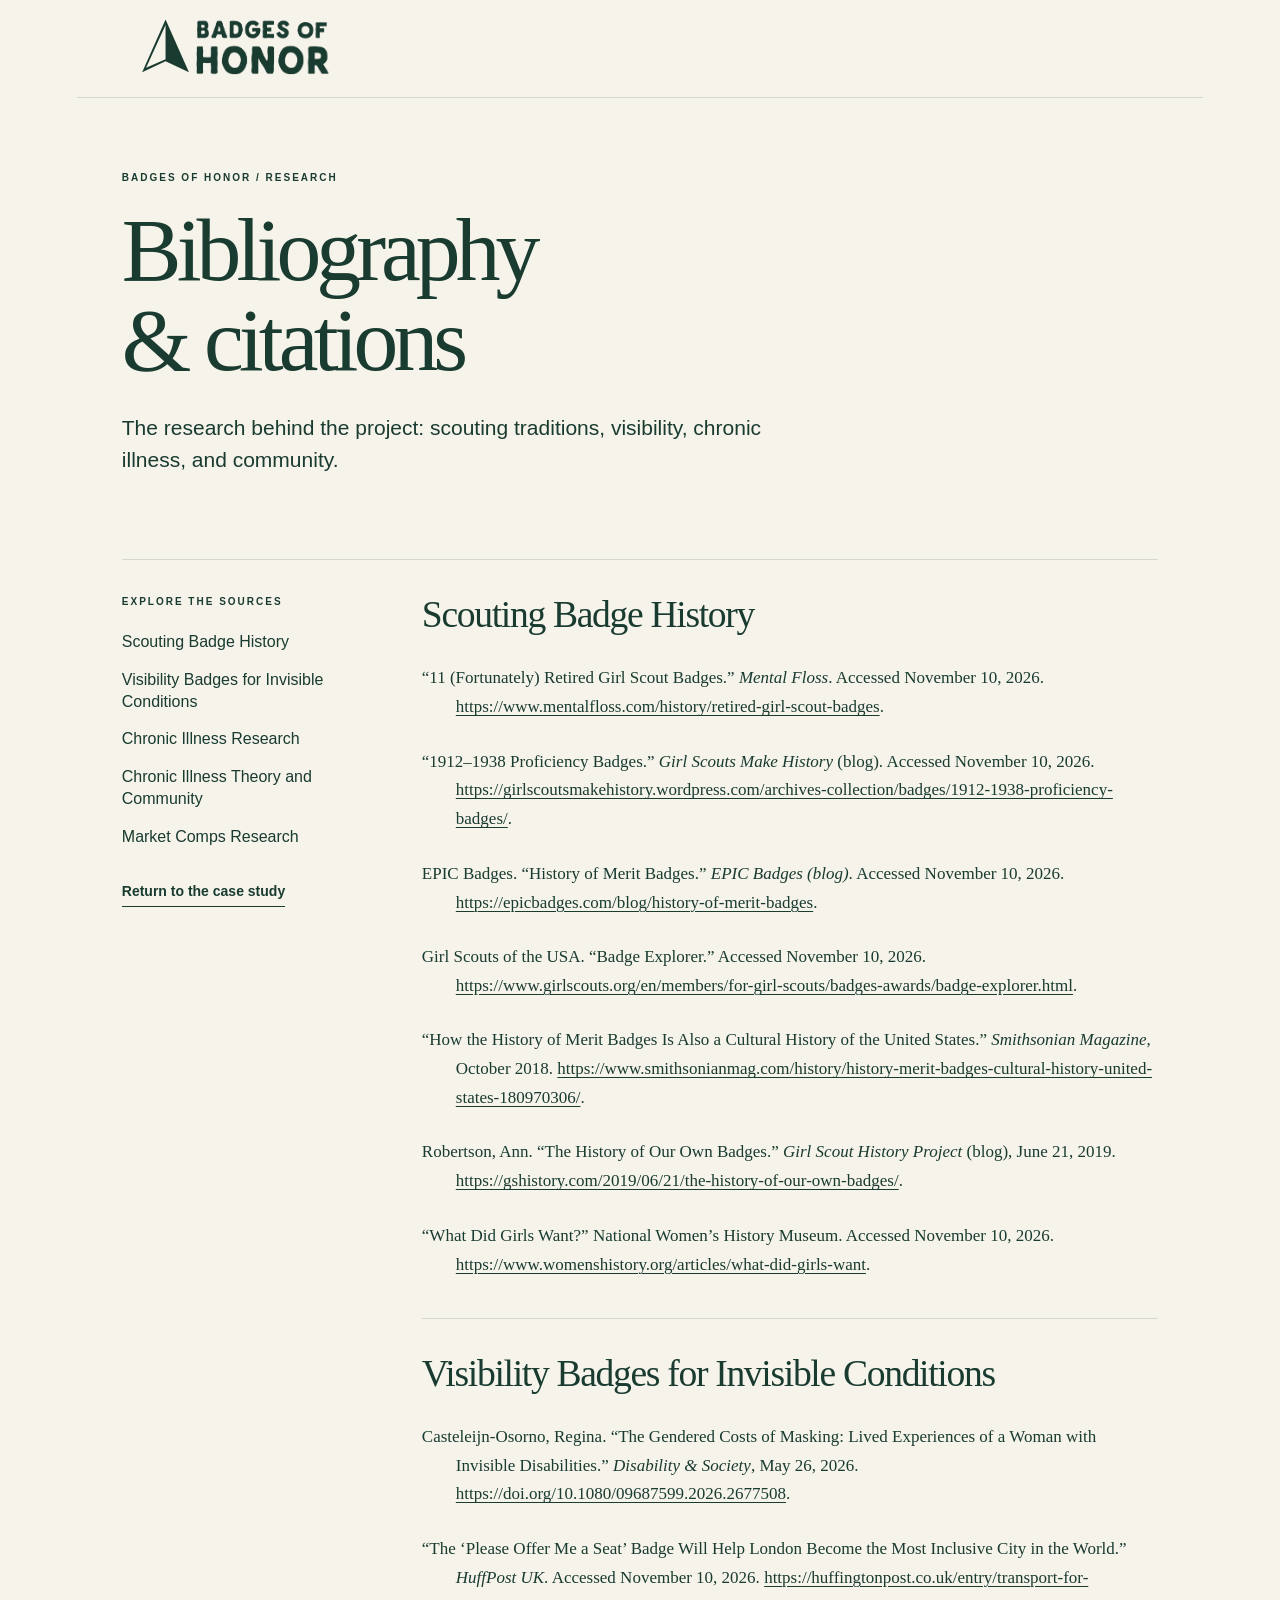
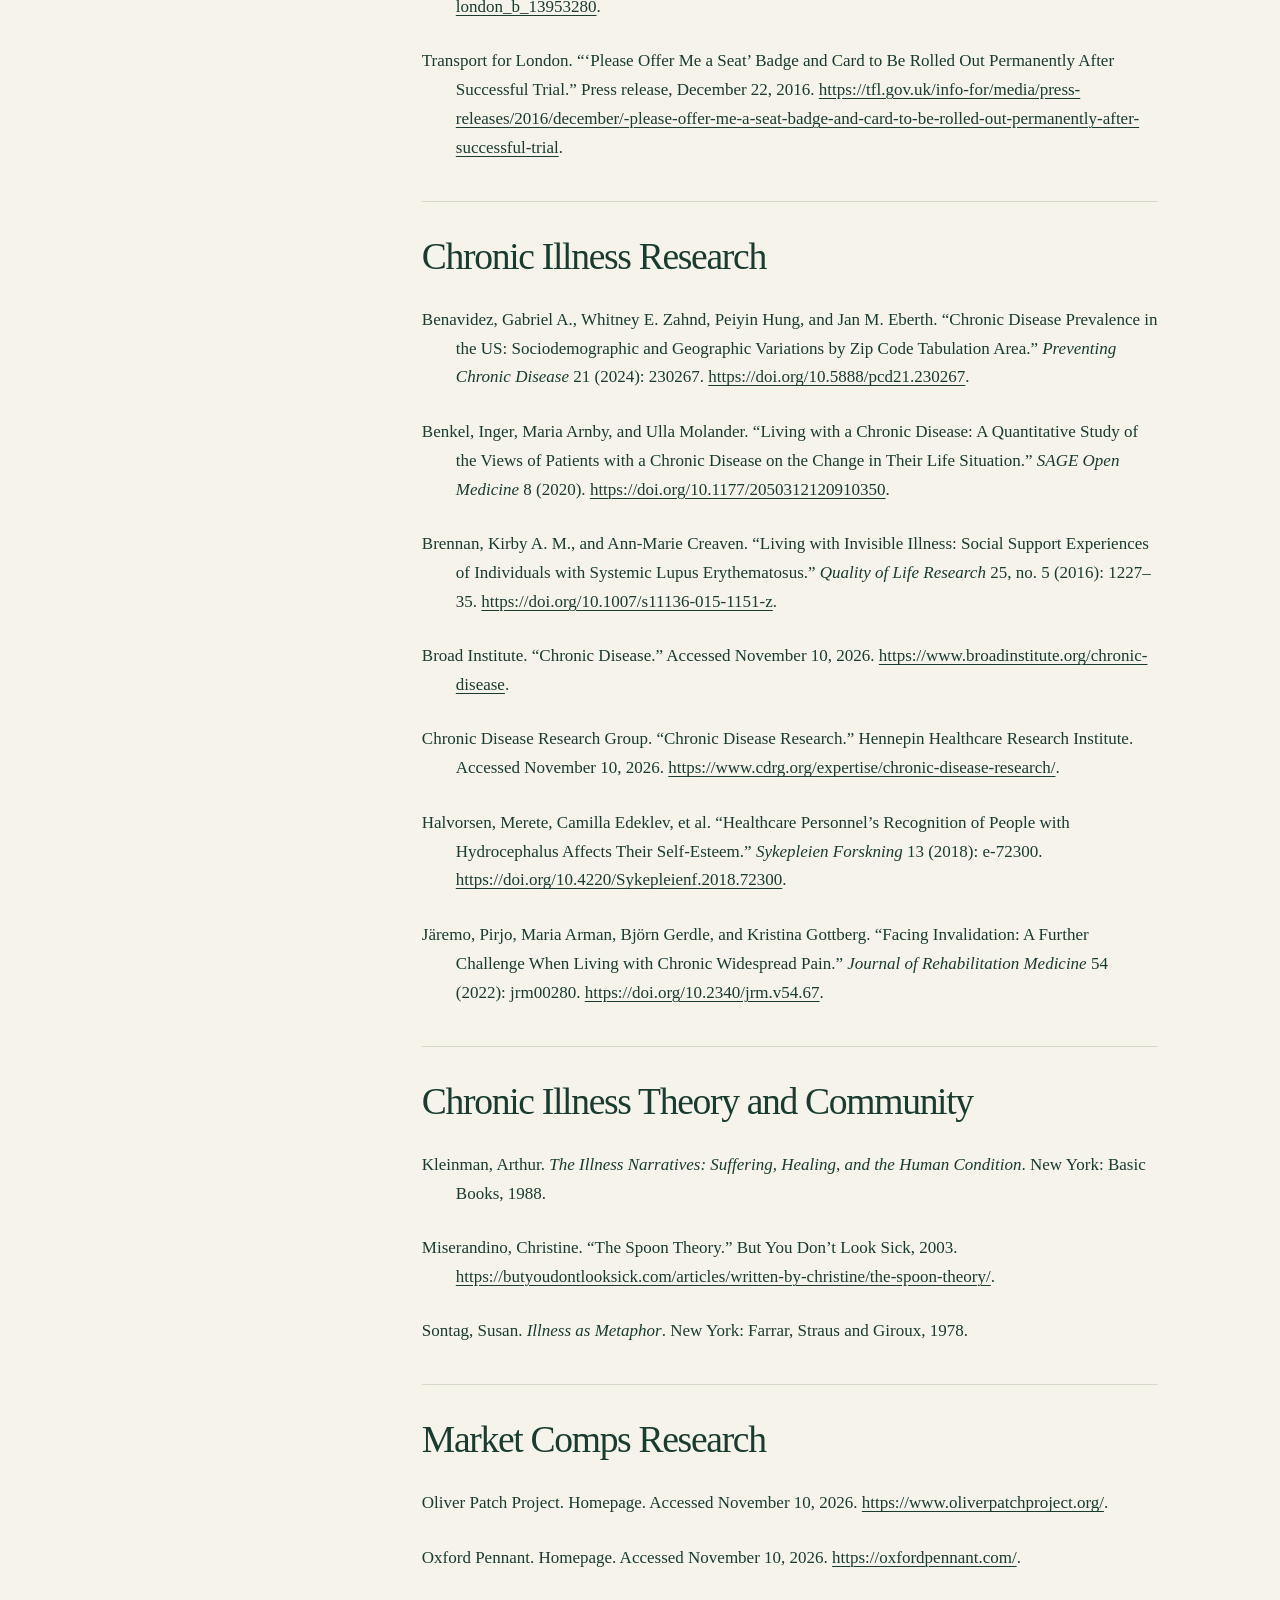
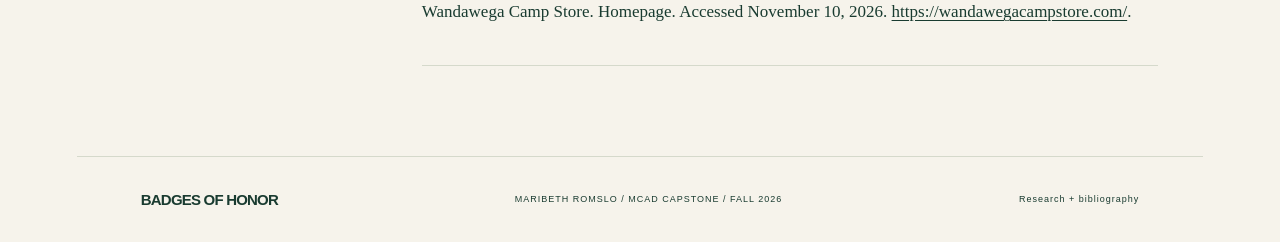
<file: bibliography.html>
<!doctype html>
<html lang="en">
  <head>
    <meta charset="utf-8" />
    <meta name="viewport" content="width=device-width,initial-scale=1" />
    <meta
      name="description"
      content="Bibliography and citations for Badges of Honor, a design capstone by Maribeth Romslo."
    />
    <title>Bibliography &amp; Citations · Badges of Honor</title>
    <link rel="stylesheet" href="style.css" />
    <link rel="stylesheet" href="bibliography.css" />
  </head>
  <body>
    <a class="skip" href="#bibliography">Skip to bibliography</a>
    <header>
      <a class="brand" href="index.html" aria-label="Badges of Honor home"><svg xmlns="http://www.w3.org/2000/svg" xmlns:xlink="http://www.w3.org/1999/xlink" viewBox="0 0 820 270" class="brand-logo" width="190" height="63" style="display:block;width:190px;max-width:100%;height:auto;max-height:64px;object-fit:contain" role="img" aria-labelledby="title"><title id="title">Badges of Honor</title><defs><filter id="ink" color-interpolation-filters="sRGB"><feColorMatrix type="matrix" values="0 0 0 0 .098 0 0 0 0 .231 0 0 0 0 .188 -1 0 0 0 1"/></filter></defs><g fill="#193b30"><path fill-rule="evenodd" d="M106 10 207 237 106 190 5 237Z M106 34 22 218 106 181Z"/></g><svg x="235" y="10" width="580" height="240" viewBox="65 85 620 255"><image width="730" height="392" xlink:href="[data-uri]" filter="url(#ink)"/></svg></svg></a>
      </nav>
    </header>
    <main id="bibliography" class="bibliography-page">
      <div class="bibliography-intro">
        <p class="eyebrow">BADGES OF HONOR / RESEARCH</p>
        <h1>Bibliography<br />&amp; citations</h1>
        <p class="lead">
          The research behind the project: scouting traditions, visibility,
          chronic illness, and community.
        </p>
      </div>
      <div class="bibliography-layout">
        <aside class="bibliography-index">
          <p class="eyebrow">EXPLORE THE SOURCES</p>
          <nav aria-label="Bibliography categories">
            <a href="#sources-0">Scouting Badge History</a
            ><a href="#sources-1">Visibility Badges for Invisible Conditions</a
            ><a href="#sources-2">Chronic Illness Research</a
            ><a href="#sources-3">Chronic Illness Theory and Community</a
            ><a href="#sources-4">Market Comps Research</a>
          </nav>
          <a class="text-link" href="index.html#research"
            >Return to the case study</a
          >
        </aside>
        <div class="bibliography-entries">
          <section
            class="bibliography-group"
            id="sources-0"
            aria-labelledby="heading-0"
          >
            <h2 id="heading-0">Scouting Badge History</h2>
            <ul class="citations">
              <li>
                “11 (Fortunately) Retired Girl Scout Badges.”
                <cite>Mental Floss</cite>. Accessed November 10, 2026.
                <a
                  href="https://www.mentalfloss.com/history/retired-girl-scout-badges"
                  >https://www.mentalfloss.com/history/retired-girl-scout-badges</a
                >.
              </li>
              <li>
                “1912–1938 Proficiency Badges.”
                <cite>Girl Scouts Make History</cite> (blog). Accessed November
                10, 2026.
                <a
                  href="https://girlscoutsmakehistory.wordpress.com/archives-collection/badges/1912-1938-proficiency-badges/"
                  >https://girlscoutsmakehistory.wordpress.com/archives-collection/badges/1912-1938-proficiency-badges/</a
                >.
              </li>
              <li>
                EPIC Badges. “History of Merit Badges.”
                <cite>EPIC Badges (blog)</cite>. Accessed November 10, 2026.
                <a href="https://epicbadges.com/blog/history-of-merit-badges"
                  >https://epicbadges.com/blog/history-of-merit-badges</a
                >.
              </li>
              <li>
                Girl Scouts of the USA. “Badge Explorer.” Accessed November 10,
                2026.
                <a
                  href="https://www.girlscouts.org/en/members/for-girl-scouts/badges-awards/badge-explorer.html"
                  >https://www.girlscouts.org/en/members/for-girl-scouts/badges-awards/badge-explorer.html</a
                >.
              </li>
              <li>
                “How the History of Merit Badges Is Also a Cultural History of
                the United States.” <cite>Smithsonian Magazine</cite>, October
                2018.
                <a
                  href="https://www.smithsonianmag.com/history/history-merit-badges-cultural-history-united-states-180970306/"
                  >https://www.smithsonianmag.com/history/history-merit-badges-cultural-history-united-states-180970306/</a
                >.
              </li>
              <li>
                Robertson, Ann. “The History of Our Own Badges.”
                <cite>Girl Scout History Project</cite> (blog), June 21, 2019.
                <a
                  href="https://gshistory.com/2019/06/21/the-history-of-our-own-badges/"
                  >https://gshistory.com/2019/06/21/the-history-of-our-own-badges/</a
                >.
              </li>
              <li>
                “What Did Girls Want?” National Women’s History Museum. Accessed
                November 10, 2026.
                <a
                  href="https://www.womenshistory.org/articles/what-did-girls-want"
                  >https://www.womenshistory.org/articles/what-did-girls-want</a
                >.
              </li>
            </ul>
          </section>
          <section
            class="bibliography-group"
            id="sources-1"
            aria-labelledby="heading-1"
          >
            <h2 id="heading-1">Visibility Badges for Invisible Conditions</h2>
            <ul class="citations">
              <li>
                Casteleijn-Osorno, Regina. “The Gendered Costs of Masking: Lived
                Experiences of a Woman with Invisible Disabilities.”
                <cite>Disability &amp; Society</cite>, May 26, 2026.
                <a href="https://doi.org/10.1080/09687599.2026.2677508"
                  >https://doi.org/10.1080/09687599.2026.2677508</a
                >.
              </li>
              <li>
                “The ‘Please Offer Me a Seat’ Badge Will Help London Become the
                Most Inclusive City in the World.” <cite>HuffPost UK</cite>.
                Accessed November 10, 2026.
                <a
                  href="https://huffingtonpost.co.uk/entry/transport-for-london_b_13953280"
                  >https://huffingtonpost.co.uk/entry/transport-for-london_b_13953280</a
                >.
              </li>
              <li>
                Transport for London. “‘Please Offer Me a Seat’ Badge and Card
                to Be Rolled Out Permanently After Successful Trial.” Press
                release, December 22, 2016.
                <a
                  href="https://tfl.gov.uk/info-for/media/press-releases/2016/december/-please-offer-me-a-seat-badge-and-card-to-be-rolled-out-permanently-after-successful-trial"
                  >https://tfl.gov.uk/info-for/media/press-releases/2016/december/-please-offer-me-a-seat-badge-and-card-to-be-rolled-out-permanently-after-successful-trial</a
                >.
              </li>
            </ul>
          </section>
          <section
            class="bibliography-group"
            id="sources-2"
            aria-labelledby="heading-2"
          >
            <h2 id="heading-2">Chronic Illness Research</h2>
            <ul class="citations">
              <li>
                Benavidez, Gabriel A., Whitney E. Zahnd, Peiyin Hung, and Jan M.
                Eberth. “Chronic Disease Prevalence in the US: Sociodemographic
                and Geographic Variations by Zip Code Tabulation Area.”
                <cite>Preventing Chronic Disease</cite> 21 (2024): 230267.
                <a href="https://doi.org/10.5888/pcd21.230267"
                  >https://doi.org/10.5888/pcd21.230267</a
                >.
              </li>
              <li>
                Benkel, Inger, Maria Arnby, and Ulla Molander. “Living with a
                Chronic Disease: A Quantitative Study of the Views of Patients
                with a Chronic Disease on the Change in Their Life Situation.”
                <cite>SAGE Open Medicine</cite> 8 (2020).
                <a href="https://doi.org/10.1177/2050312120910350"
                  >https://doi.org/10.1177/2050312120910350</a
                >.
              </li>
              <li>
                Brennan, Kirby A. M., and Ann-Marie Creaven. “Living with
                Invisible Illness: Social Support Experiences of Individuals
                with Systemic Lupus Erythematosus.”
                <cite>Quality of Life Research</cite> 25, no. 5 (2016): 1227–35.
                <a href="https://doi.org/10.1007/s11136-015-1151-z"
                  >https://doi.org/10.1007/s11136-015-1151-z</a
                >.
              </li>
              <li>
                Broad Institute. “Chronic Disease.” Accessed November 10, 2026.
                <a href="https://www.broadinstitute.org/chronic-disease"
                  >https://www.broadinstitute.org/chronic-disease</a
                >.
              </li>
              <li>
                Chronic Disease Research Group. “Chronic Disease Research.”
                Hennepin Healthcare Research Institute. Accessed November 10,
                2026.
                <a
                  href="https://www.cdrg.org/expertise/chronic-disease-research/"
                  >https://www.cdrg.org/expertise/chronic-disease-research/</a
                >.
              </li>
              <li>
                Halvorsen, Merete, Camilla Edeklev, et al. “Healthcare
                Personnel’s Recognition of People with Hydrocephalus Affects
                Their Self-Esteem.” <cite>Sykepleien Forskning</cite> 13 (2018):
                e-72300.
                <a href="https://doi.org/10.4220/Sykepleienf.2018.72300"
                  >https://doi.org/10.4220/Sykepleienf.2018.72300</a
                >.
              </li>
              <li>
                Järemo, Pirjo, Maria Arman, Björn Gerdle, and Kristina Gottberg.
                “Facing Invalidation: A Further Challenge When Living with
                Chronic Widespread Pain.”
                <cite>Journal of Rehabilitation Medicine</cite> 54 (2022):
                jrm00280.
                <a href="https://doi.org/10.2340/jrm.v54.67"
                  >https://doi.org/10.2340/jrm.v54.67</a
                >.
              </li>
            </ul>
          </section>
          <section
            class="bibliography-group"
            id="sources-3"
            aria-labelledby="heading-3"
          >
            <h2 id="heading-3">Chronic Illness Theory and Community</h2>
            <ul class="citations">
              <li>
                Kleinman, Arthur.
                <cite
                  >The Illness Narratives: Suffering, Healing, and the Human
                  Condition</cite
                >. New York: Basic Books, 1988.
              </li>
              <li>
                Miserandino, Christine. “The Spoon Theory.” But You Don’t Look
                Sick, 2003.
                <a
                  href="https://butyoudontlooksick.com/articles/written-by-christine/the-spoon-theory/"
                  >https://butyoudontlooksick.com/articles/written-by-christine/the-spoon-theory/</a
                >.
              </li>
              <li>
                Sontag, Susan. <cite>Illness as Metaphor</cite>. New York:
                Farrar, Straus and Giroux, 1978.
              </li>
            </ul>
          </section>
          <section
            class="bibliography-group"
            id="sources-4"
            aria-labelledby="heading-4"
          >
            <h2 id="heading-4">Market Comps Research</h2>
            <ul class="citations">
              <li>
                Oliver Patch Project. Homepage. Accessed November 10, 2026.
                <a href="https://www.oliverpatchproject.org/"
                  >https://www.oliverpatchproject.org/</a
                >.
              </li>
              <li>
                Oxford Pennant. Homepage. Accessed November 10, 2026.
                <a href="https://oxfordpennant.com/"
                  >https://oxfordpennant.com/</a
                >.
              </li>
              <li>
                Wandawega Camp Store. Homepage. Accessed November 10, 2026.
                <a href="https://wandawegacampstore.com/"
                  >https://wandawegacampstore.com/</a
                >.
              </li>
            </ul>
          </section>
        </div>
      </div>
    </main>
    <footer>
      <a class="brand" href="index.html">BADGES OF HONOR</a>
      <p>MARIBETH ROMSLO / MCAD CAPSTONE / FALL 2026</p>
      <span>Research + bibliography</span>
    </footer>
  </body>
</html>
</file>
<file: style.css>
:root {
  --paper: #f6f3eb;
  --ink: #193b30;
  --muted: #687269;
  --gold: #dba939;
  --line: #d5d9cb;
}
* {
  box-sizing: border-box;
}
html {
  scroll-behavior: smooth;
  scroll-padding-top: 100px;
}
body {
  margin: 0;
  background: var(--paper);
  color: var(--ink);
  font:
    16px/1.65 "Trebuchet MS",
    Arial,
    sans-serif;
}
h1,
h2,
h3,
p,
figure {
  margin: 0;
}
h1,
h2,
.subhead,
blockquote {
  font-family: Georgia, "Times New Roman", serif;
  font-weight: 400;
}
h1 {
  font-size: clamp(76px, 8.5vw, 128px);
  line-height: 0.89;
  letter-spacing: -7px;
}
h2 {
  font-size: clamp(35px, 4vw, 54px);
  line-height: 1.12;
  letter-spacing: -1.8px;
  margin: 10px 0 22px;
}
h2 span,
.subhead span {
  color: #a7b3a5;
}
h3 {
  font-size: 19px;
  line-height: 1.3;
}
p + p {
  margin-top: 18px;
}
a {
  color: inherit;
  text-decoration: none;
}
button {
  font: inherit;
  color: inherit;
  cursor: pointer;
}
button,
a {
  -webkit-tap-highlight-color: transparent;
}
button:focus-visible,
a:focus-visible {
  outline: 3px solid var(--gold);
  outline-offset: 5px;
}
header {
  height: 98px;
  position: sticky;
  top: 0;
  z-index: 10;
  background: #f6f3ebed;
  backdrop-filter: blur(18px);
  border-bottom: 1px solid var(--line);
  display: flex;
  align-items: center;
  gap: 32px;
  padding: 18px 5vw;
}
.brand {
  display: flex;
  align-items: center;
  gap: 10px;
  font-weight: 900;
  line-height: 1;
  font-size: 21px;
  letter-spacing: -0.8px;
}
.tree {
  font-size: 48px;
  transform: scaleX(0.6);
}
nav {
  display: flex;
  gap: 25px;
  margin-left: auto;
  font-size: 16px;
}
nav a {
  border-bottom: 1px solid transparent;
}
nav a:hover {
  border-color: var(--ink);
}
.button {
  display: inline-flex;
  align-items: center;
  justify-content: center;
  padding: 11px 22px;
  border: 1px solid var(--ink);
  border-radius: 30px;
  background: transparent;
  font-size: 13px;
  font-weight: bold;
  transition: 0.2s;
}
.button:hover {
  background: var(--ink);
  color: var(--paper);
}
.dark {
  background: var(--ink);
  color: var(--paper);
}
.dark:hover {
  background: #365a46;
}
.menu {
  display: none;
}
.hero {
  min-height: 680px;
  display: grid;
  grid-template-columns: 1fr 1fr;
  padding: 80px 8vw 65px;
  background: radial-gradient(ellipse at 95% 90%, #cbd4c0 0, transparent 60%);
  overflow: hidden;
}
.hero-copy {
  padding-top: 30px;
  position: relative;
  z-index: 1;
}
.eyebrow {
  font-size: 10px;
  letter-spacing: 2px;
  font-weight: 700;
  line-height: 1.5;
}
.hero .eyebrow {
  margin-bottom: 34px;
}
.gold {
  color: var(--gold);
}
.lead {
  font-size: 21px;
  line-height: 1.5;
  max-width: 380px;
  margin: 28px 0;
}
.meta,
.caption,
.tiny {
  font-size: 10px;
  letter-spacing: 1.3px;
}
.meta {
  margin-top: 30px;
  color: var(--muted);
}
.hero-art {
  position: relative;
  display: flex;
  align-items: center;
  flex-direction: column;
  justify-content: center;
}
.hero-art img {
  width: 68%;
  max-height: 530px;
  object-fit: contain;
  transform: rotate(7deg);
  box-shadow: 20px 28px 35px #24432b25;
  border: 1px solid #dfd9ca;
}
.orbit {
  position: absolute;
  left: 0;
  top: 15px;
  font-size: 12px;
  letter-spacing: 2px;
  transform: rotate(-12deg);
}
.caption {
  margin-top: 35px;
}
.section {
  max-width: 1200px;
  margin: auto;
  padding: 70px 45px;
  border-bottom: 1px solid var(--line);
}
.why {
  padding: 70px max(8vw, 30px);
  display: grid;
  grid-template-columns: 2fr 1fr;
  gap: 65px;
  background: #eceee3;
  border-block: 1px solid var(--line);
}
.why blockquote {
  font-size: clamp(27px, 3vw, 39px);
  line-height: 1.35;
  margin-top: 18px;
  max-width: 730px;
  letter-spacing: -0.8px;
}
.why aside {
  border-left: 1px solid #9ba995;
  padding-left: 45px;
  display: flex;
  flex-direction: column;
  justify-content: center;
}
.why aside > p:nth-child(2) {
  font-family: Georgia, serif;
  font-size: 24px;
  line-height: 1.4;
  margin: 15px 0;
}
.small {
  font-size: 12px;
  color: var(--muted);
}
.story {
  display: grid;
  grid-template-columns: 1fr 1fr;
  gap: 80px;
  align-items: center;
}
.story p {
  max-width: 470px;
}
.statement {
  background: #d8dfcc;
  min-height: 280px;
  display: flex;
  flex-direction: column;
  justify-content: center;
  padding: 40px;
}
.statement p {
  font:
    italic 52px/1.1 Georgia,
    serif;
  margin: 20px 0;
}
.landscape {
  min-height: 310px;
  background: var(--ink);
  color: var(--paper);
  padding: 40px;
  position: relative;
  overflow: hidden;
  display: flex;
  flex-direction: column;
  justify-content: space-between;
}
.landscape > span {
  font-size: 29px;
  line-height: 1.2;
  font-weight: 900;
  letter-spacing: 1px;
  z-index: 1;
}
.landscape .sun {
  width: 145px;
  height: 145px;
  background: var(--gold);
  border-radius: 50%;
  position: absolute;
  right: -10px;
  top: 20px;
}
.landscape p {
  font-size: 13px;
  z-index: 1;
}
.section-head {
  display: flex;
  justify-content: space-between;
  align-items: center;
  gap: 25px;
}
.text-link {
  border: 0;
  border-bottom: 1px solid;
  background: none;
  padding: 0 0 3px;
  font-size: 12px;
  font-weight: bold;
  display: inline-block;
}
.intro {
  max-width: 650px;
  margin-bottom: 30px;
}
.research-grid {
  display: grid;
  grid-template-columns: repeat(4, 1fr);
  gap: 22px;
}
.research-grid article {
  padding: 25px 20px;
  background: #ebece1;
  min-height: 215px;
}
.number {
  font: italic 35px Georgia;
  color: #84977e;
}
.research-grid h3 {
  margin: 25px 0 13px;
}
.research-grid p {
  font-size: 13px;
}
.principle-grid {
  display: grid;
  grid-template-columns: repeat(4, 1fr);
  gap: 35px;
  text-align: center;
  margin-top: 40px;
}
.principle-grid article > span {
  display: inline-grid;
  place-items: center;
  width: 65px;
  height: 65px;
  border: 1px solid #829581;
  border-radius: 50%;
  font: italic 24px Georgia;
  margin-bottom: 20px;
}
.principle-grid h3 {
  font: 25px Georgia;
  margin-bottom: 10px;
}
.principle-grid p {
  font-size: 13px;
}
.identity-grid {
  display: grid;
  grid-template-columns: 1fr 1.2fr;
  gap: 45px;
}
.wordmark {
  padding: 45px;
  background: var(--ink);
  color: var(--paper);
  font-size: 60px;
  font-weight: 900;
  line-height: 0.95;
  letter-spacing: -3px;
  display: flex;
  flex-direction: column;
  justify-content: center;
}
.wordmark span {
  font-size: 9px;
  letter-spacing: 2px;
  margin-top: 30px;
  line-height: 1.7;
}
.swatches {
  display: flex;
  gap: 10px;
  margin: 15px 0;
}
.swatches span {
  font-size: 9px;
  text-align: center;
}
.swatches span:before {
  content: "";
  display: block;
  width: 42px;
  height: 42px;
  border-radius: 50%;
  background: var(--c);
  border: 1px solid #bfc6b6;
  margin-bottom: 7px;
}
.font-label {
  margin-top: 24px;
}
.font-sample {
  font-size: 23px;
  line-height: 1.5;
  margin: 10px 0;
}
.subhead {
  font-size: 30px;
  margin-bottom: 10px;
  letter-spacing: -0.7px;
}
.outcomes > h2 {
  font-size: 62px;
  margin-bottom: 50px;
}
.badge-grid {
  display: grid;
  grid-template-columns: repeat(4, 1fr);
  gap: 30px;
  text-align: center;
  margin: 35px 0 15px;
}
.badge {
  margin: auto;
  border-radius: 50%;
  width: 140px;
  height: 140px;
  background: #dce0cd;
  outline: 1px dashed #71866a;
  outline-offset: -9px;
  display: flex;
  flex-direction: column;
  align-items: center;
  justify-content: center;
  transform: rotate(-5deg);
}
.badge span {
  font-size: 48px;
  line-height: 1.1;
}
.badge small {
  font-size: 9px;
  letter-spacing: 1px;
  font-weight: bold;
  max-width: 110px;
}
.b1 {
  background: #d8e4e4;
}
.b2 {
  background: #edc3a5;
}
.b3 {
  background: #e8d69a;
}
.badge-grid p {
  font-size: 12px;
  margin-top: 15px;
}
.placeholder {
  text-align: center;
}
.project-block {
  margin-top: 65px;
}
.journal-feature {
  display: grid;
  grid-template-columns: 1.6fr 1fr;
  gap: 40px;
  align-items: center;
  margin-top: 25px;
}
.image-button {
  padding: 0;
  border: 0;
  text-align: left;
  background: none;
  display: block;
  width: 100%;
}
.image-button img {
  display: block;
  width: 100%;
  border: 1px solid #d6d7c9;
  transition: transform 0.25s;
}
.image-button:hover img {
  transform: translateY(-4px);
}
.image-button span {
  display: block;
  margin-top: 10px;
  font-size: 12px;
}
.journal-feature h3 {
  font: 38px/1.15 Georgia;
  margin: 15px 0;
}
.gallery {
  display: grid;
  grid-template-columns: 1fr 1fr;
  gap: 30px;
  margin-top: 35px;
}
.future-grid {
  display: grid;
  grid-template-columns: repeat(3, 1fr);
  gap: 30px;
  border-top: 1px solid var(--line);
  padding-top: 40px;
  margin-top: 50px;
}
.future-grid .subhead {
  font-size: 25px;
}
.future-grid p {
  font-size: 14px;
}
.future-grid .small {
  font-size: 11px;
}
.process {
  display: grid;
  grid-template-columns: repeat(4, 1fr);
  gap: 30px;
  margin-top: 35px;
}
.process article {
  border-top: 1px solid #a8b7a1;
  padding-top: 20px;
}
.process span {
  font: italic 30px Georgia;
  color: #889c7f;
}
.process h3 {
  margin: 18px 0 10px;
}
.process p {
  font-size: 13px;
}
.quotes {
  display: grid;
  grid-template-columns: repeat(3, 1fr);
  gap: 30px;
  margin: 35px 0;
}
.quotes figure {
  border-top: 2px solid #b0b99f;
  padding-top: 25px;
}
.quotes blockquote {
  font-size: 25px;
  line-height: 1.4;
  min-height: 145px;
}
.quotes figcaption {
  font-size: 12px;
  font-weight: bold;
  margin-top: 20px;
}
.quotes figcaption span {
  display: block;
  font-size: 10px;
  color: var(--muted);
  font-weight: normal;
}
.reflection {
  display: grid;
  grid-template-columns: 1fr 1fr;
  gap: 65px;
}
.reflection .text-link {
  margin-top: 20px;
}
.resources {
  border-bottom: 0;
}
.resource-links {
  display: flex;
  flex-wrap: wrap;
  gap: 15px;
  margin-top: 25px;
}
footer {
  display: flex;
  align-items: center;
  justify-content: space-between;
  gap: 25px;
  padding: 35px 5vw;
  border-top: 1px solid var(--line);
}
footer p,
footer > span {
  font-size: 9px;
  letter-spacing: 1px;
}
footer .brand {
  font-size: 15px;
}
.skip {
  position: fixed;
  top: -80px;
  background: var(--ink);
  color: white;
  padding: 15px;
  z-index: 100;
}
.skip:focus {
  top: 5px;
}
dialog {
  border: 0;
  background: var(--paper);
  color: var(--ink);
  padding: 50px;
  max-width: min(1100px, 94vw);
  max-height: 90vh;
  box-shadow: 0 20px 80px #0004;
}
dialog::backdrop {
  background: #102b23aa;
  backdrop-filter: blur(4px);
}
dialog img {
  width: 100%;
  display: block;
}
.close {
  position: absolute;
  right: 12px;
  top: 5px;
  border: 0;
  background: none;
  font-size: 32px;
}
dialog h2 {
  font-size: 35px;
}
dialog p {
  max-width: 750px;
}
.modal-img h2 {
  font-size: 24px;
}
.menu {
  background: none;
  border: 1px solid;
  border-radius: 20px;
  padding: 6px 14px;
}
@media (max-width: 950px) {
  nav {
    gap: 14px;
  }
  .nav-cta {
    display: none;
  }
  .hero {
    padding-inline: 6vw;
  }
  .section {
    padding: 55px 6vw;
  }
  .story {
    gap: 35px;
  }
  .hero-art img {
    width: 85%;
  }
  .orbit {
    font-size: 10px;
  }
  .quotes blockquote {
    font-size: 21px;
  }
  .swatches {
    gap: 6px;
  }
  .swatches span:before {
    width: 35px;
    height: 35px;
  }
}
@media (max-width: 650px) {
  header {
    height: 78px;
    justify-content: space-between;
  }
  .brand {
    font-size: 17px;
  }
  .menu {
    display: block;
  }
  nav {
    display: none;
    position: absolute;
    top: 78px;
    left: 0;
    right: 0;
    background: var(--paper);
    padding: 25px;
    flex-direction: column;
    font-size: 16px;
    border-bottom: 1px solid var(--line);
  }
  nav.open {
    display: flex;
  }
  .hero {
    grid-template-columns: 1fr;
    padding: 35px 7vw;
    min-height: 0;
  }
  .hero-copy {
    padding-top: 5px;
  }
  h1 {
    font-size: 83px;
    letter-spacing: -5px;
  }
  .hero .eyebrow {
    font-size: 9px;
    margin-bottom: 27px;
  }
  .lead {
    font-size: 19px;
  }
  .hero-art {
    margin-top: 55px;
  }
  .hero-art img {
    width: 62%;
    max-height: 370px;
  }
  .orbit {
    left: 0;
    top: 20px;
  }
  .caption {
    font-size: 8px;
  }
  .why {
    grid-template-columns: 1fr;
    gap: 35px;
    padding: 40px 7vw;
  }
  .why aside {
    padding-left: 20px;
  }
  .why blockquote {
    font-size: 29px;
  }
  .story,
  .identity-grid,
  .journal-feature,
  .reflection {
    grid-template-columns: 1fr;
    gap: 30px;
  }
  .reverse > div:first-child {
    order: 2;
  }
  .section {
    padding: 43px 7vw;
  }
  h2 {
    font-size: 38px;
  }
  .section-head {
    align-items: flex-start;
    flex-direction: column;
    gap: 8px;
    margin-bottom: 20px;
  }
  .research-grid,
  .principle-grid {
    grid-template-columns: 1fr 1fr;
    gap: 18px;
  }
  .research-grid article {
    padding: 20px 15px;
  }
  .research-grid h3 {
    font-size: 17px;
  }
  .wordmark {
    font-size: 58px;
  }
  .swatches span:before {
    width: 39px;
    height: 39px;
  }
  .badge-grid {
    grid-template-columns: 1fr 1fr;
    gap: 25px;
  }
  .badge {
    width: 125px;
    height: 125px;
  }
  .outcomes > h2 {
    font-size: 46px;
  }
  .gallery {
    grid-template-columns: 1fr;
    gap: 25px;
  }
  .future-grid,
  .quotes {
    grid-template-columns: 1fr;
  }
  .quotes blockquote {
    min-height: 0;
    font-size: 25px;
  }
  .process {
    grid-template-columns: 1fr 1fr;
  }
  .quotes figure {
    padding-top: 20px;
  }
  .reflection {
    gap: 10px;
  }
  .resource-links {
    flex-direction: column;
    align-items: flex-start;
  }
  footer {
    flex-direction: column;
    align-items: flex-start;
    padding: 30px 7vw;
  }
  dialog {
    padding: 45px 20px 25px;
  }
  .landscape {
    min-height: 250px;
  }
}
@media (prefers-reduced-motion: reduce) {
  html {
    scroll-behavior: auto;
  }
  * {
    transition: none !important;
  }
}
@media print {
  header,
  .button,
  .text-link,
  dialog,
  .menu {
    display: none !important;
  }
  .section {
    break-inside: avoid;
    padding: 25px;
  }
  .hero {
    min-height: 0;
    padding: 25px;
  }
  .hero-art img {
    max-height: 350px;
  }
  body {
    font-size: 12px;
  }
  .why {
    padding: 25px;
  }
  footer {
    padding: 20px;
  }
}

/* Supplied brand wordmark and directional arrow artwork. */
header .brand { flex-shrink: 0; }
.brand-logo { display: block; width: 190px; height: auto; }
@media (max-width: 650px) { .brand-logo { width: 155px; } }

/* Keep the header logo at navigation scale, including before other styles load. */
header .brand { flex: 0 0 auto; max-width: 190px; }
header .brand img.brand-logo { width: 190px; max-width: 100%; height: auto; max-height: 64px; object-fit: contain; }
header nav { min-width: 0; }
header .nav-cta { flex-shrink: 0; white-space: nowrap; }
@media (max-width: 1100px) and (min-width: 651px) { header { gap: 20px; padding-inline: 3vw; } header nav { gap: 14px; } header .nav-cta { display: none; } }
@media (max-width: 650px) { header .brand { max-width: 155px; } header .brand img.brand-logo { width: 155px; } }

/* Approved brand identity specimens and palettes. */
.brand-identity .intro { max-width: 760px; }
.identity-lockup { display: grid; grid-template-columns: 1fr 1.2fr; gap: 45px; align-items: center; margin-top: 40px; }
.identity-lockup h3, .brand-palette-section h3, .brand-type-section h3 { margin-bottom: 12px; font-size: 1.4rem; }
.identity-logo-panel { background: #FAF7F0; border: 1px solid var(--line); padding: 35px; }
.identity-logo { display: block; width: 100%; height: auto; }
.brand-palette-section, .brand-type-section { margin-top: 48px; padding-top: 32px; border-top: 1px solid var(--line); }
.brand-palette { display: grid; list-style: none; padding: 0; margin: 28px 0 0; gap: 28px 20px; }
.primary-palette { grid-template-columns: repeat(5, minmax(0, 1fr)); }
.supporting-palette { grid-template-columns: repeat(7, minmax(0, 1fr)); }
.brand-palette li { min-width: 0; text-align: center; }
.color-chip { display: block; aspect-ratio: 1; width: 75%; max-width: 125px; margin: 0 auto 14px; border-radius: 50%; border: 1px solid #0002; }
.brand-palette strong { display: block; font-size: .875rem; font-weight: 600; line-height: 1.35; }
.brand-palette code { display: block; font-size: .875rem; margin-top: 5px; }
.brand-type-board { max-width: 854px; background: white; margin-top: 26px; }
.brand-type-board img { display: block; width: 100%; height: auto; }
@media (max-width: 800px) { .supporting-palette { grid-template-columns: repeat(4, minmax(0, 1fr)); } .identity-lockup { grid-template-columns: 1fr; gap: 24px; } }
@media (max-width: 500px) { .primary-palette, .supporting-palette { grid-template-columns: repeat(2, minmax(0, 1fr)); } .identity-logo-panel { padding: 25px; } }

/* Hero project carousel: preserve the full composition of each supplied image. */
.hero { grid-template-columns: minmax(0, .85fr) minmax(0, 1.35fr); gap: 48px; align-items: center; padding-inline: 6vw; }
.hero-copy { min-width: 0; }
.hero-carousel { min-width: 0; width: 100%; align-self: center; }
.carousel-stage { background: #315b40; aspect-ratio: 16 / 9; border-radius: 4px; overflow: hidden; }
.carousel-slide { width: 100%; height: 100%; margin: 0; }
.carousel-slide[hidden] { display: none; }
.carousel-slide img { display: block; width: 100%; height: 100%; object-fit: contain; }
.carousel-controls { display: flex; align-items: center; justify-content: space-between; gap: 16px; margin-top: 18px; }
.carousel-controls > button { border: 1px solid var(--ink); border-radius: 24px; background: transparent; padding: 8px 18px; font-size: .875rem; }
.carousel-controls > button:hover { background: var(--ink); color: var(--paper); }
.carousel-dots { display: flex; align-items: center; gap: 8px; }
.carousel-dots button { width: 32px; height: 36px; padding: 0; border: 0; background: transparent; display: grid; place-items: center; }
.carousel-dots button::before { content: ''; width: 9px; height: 9px; border: 1px solid var(--ink); border-radius: 50%; }
.carousel-dots button[aria-current="true"]::before { background: var(--ink); }
.carousel-caption { text-align: center; font-size: .875rem; margin-top: 10px; color: var(--muted); }
.hero-carousel:focus-visible { outline: 3px solid var(--gold); outline-offset: 8px; }
@media (max-width: 950px) { .hero { grid-template-columns: 1fr; gap: 38px; } .hero-copy { max-width: 650px; } .hero-carousel { max-width: 900px; margin-inline: auto; } }
@media print { .carousel-controls, .carousel-caption { display: none; } }

/* Header spacing and hero hierarchy, November 22 update. */
header { gap: 32px; }
header > nav { margin-left: auto; display: flex; align-items: center; gap: clamp(16px, 1.7vw, 28px); }
header > .brand { flex: 0 0 auto; }
header > .nav-cta { flex: 0 0 auto; white-space: nowrap; }
.hero-copy .hero-project-name { margin: 24px 0 18px; font-size: clamp(1.25rem, 1.8vw, 1.65rem); line-height: 1.3; font-weight: 600; letter-spacing: 0; }
.hero-copy h1.hero-statement { margin: 0; font-family: Georgia, 'Times New Roman', serif; font-size: clamp(2.25rem, 3.4vw, 3.75rem); font-weight: 400; line-height: 1.12; letter-spacing: -0.035em; max-width: 16ch; }
.hero-copy .hero-statement + .button { margin-top: 30px; }
@media (max-width: 950px) { header { height: auto; min-height: 98px; flex-wrap: wrap; gap: 18px 28px; } header > nav { flex-wrap: wrap; justify-content: flex-end; } }
@media (max-width: 650px) { header > nav { position: static; display: flex; width: 100%; margin-left: 0; padding: 0; background: transparent; border: 0; gap: 12px 20px; justify-content: flex-start; } .hero-copy h1.hero-statement { font-size: clamp(2.1rem, 7.5vw, 3rem); max-width: 22ch; } }

/* Brand-arrow carousel navigation with an integrated caption. */
.carousel-arrow-controls { display: flex; gap: 16px; align-items: center; margin-top: 18px; }
.carousel-arrow-controls > button { display: grid; place-items: center; width: 48px; height: 48px; flex: 0 0 48px; padding: 8px; border: 0; border-radius: 0; background: transparent; color: var(--ink); }
.carousel-arrow-controls > button:hover { background: transparent; color: #32620E; }
.carousel-arrow-controls button svg { display: block; width: 26px; height: 30px; }
.carousel-arrow-controls .carousel-prev svg { transform: rotate(-90deg); }
.carousel-arrow-controls .carousel-next svg { transform: rotate(90deg); }
.carousel-rule { height: 1px; background: var(--ink); opacity: .5; flex: 1 1 0; }
.carousel-arrow-controls .carousel-caption { flex: 0 1 auto; margin: 0; text-align: center; font-size: .875rem; color: var(--ink); line-height: 1.4; }
.hero-carousel > .carousel-dots { justify-content: center; margin-top: 2px; }
.hero-copy h1.hero-statement { max-width: none; }
@media (max-width: 500px) { .carousel-arrow-controls { gap: 8px; } .carousel-arrow-controls .carousel-caption { font-size: .8125rem; } }

/* The why: a record of care alongside recognition of lived experience. */
.why-comparison { grid-column: 1 / -1; display: grid; grid-template-columns: repeat(2, minmax(0, 1fr)); gap: 32px; padding-top: 12px; }
.why-comparison figure { min-width: 0; margin: 0; }
.why-comparison img { display: block; width: 100%; height: auto; aspect-ratio: 1672 / 941; object-fit: contain; background: #FAF7F0; }
.why-comparison figcaption { padding: 23px 0 0; }
.why-comparison figcaption .eyebrow { display: block; margin-bottom: 10px; }
.why-comparison figcaption h3 { font-family: Georgia, 'Times New Roman', serif; font-size: clamp(1.6rem, 2.5vw, 2.2rem); font-weight: 400; line-height: 1.2; margin-bottom: 12px; }
.why-comparison figcaption p { max-width: 48ch; font-size: 1rem; line-height: 1.6; }
@media (max-width: 700px) { .why-comparison { grid-template-columns: 1fr; gap: 36px; } }





/* Supplied badge artwork and topographic field-guide imagery */
.statement.identity-badges {
  background: #fff;
  padding: 28px;
  text-align: center;
  align-items: center;
}
.identity-badges > p {
  font: italic clamp(28px, 3vw, 40px)/1.1 Georgia, serif;
  margin: 12px 0 18px;
}
.identity-badges > p br { display: none; }
.identity-badges .small { letter-spacing: .14em; }
.identity-badges .tiny { margin-top: 20px; font-size: 10px; letter-spacing: .1em; }
.identity-badge-grid {
  display: grid;
  grid-template-columns: repeat(2, minmax(0, 1fr));
  gap: 16px 20px;
  width: 100%;
  max-width: 380px;
}
.identity-badge {
  display: block;
  aspect-ratio: 512 / 570;
  background-image: url('assets/context-badges.png');
  background-size: 400% auto;
  background-repeat: no-repeat;
}
.badge-1 { background-position: 0 0; }
.badge-2 { background-position: 33.333333% 0; }
.badge-3 { background-position: 66.666667% 0; }
.badge-4 { background-position: 100% 0; }
.landscape.map-panel {
  min-height: 380px;
  padding: 36px;
  background: #7a9e7e url('assets/topographic-map.png') center / cover;
  justify-content: center;
  align-items: center;
}
.map-panel-label {
  background: #faf7f0;
  color: #193b30;
  padding: 28px 30px;
  width: 100%;
  max-width: 340px;
  box-sizing: border-box;
  border: 1px solid #193b30;
  box-shadow: 6px 6px 0 #32620e;
}
.map-panel-label > span {
  display: block;
  font: 900 clamp(23px, 2.3vw, 30px)/1.18 'Trebuchet MS', sans-serif;
  letter-spacing: .025em;
}
.map-panel-label > p { margin: 24px 0 0; font-size: 13px; }
@media (max-width: 650px) {
  .statement.identity-badges { padding: 24px 18px; }
  .identity-badge-grid { gap: 12px; }
  .landscape.map-panel { min-height: 330px; padding: 28px; }
  .map-panel-label { padding: 24px; }
}


/* Original individual badge files: complete artwork, no sprite cropping. */
.statement.identity-badges { padding: 28px 24px; }
.identity-badges > p { max-width: 100%; }
.exact-badge-grid {
  max-width: 460px;
  display: grid;
  grid-template-columns: repeat(6, minmax(0, 1fr));
  gap: 22px 16px;
  align-items: center;
}
.exact-badge-grid > img {
  grid-column: span 2;
  display: block;
  width: 100%;
  height: auto;
  max-width: 100%;
  aspect-ratio: 1;
  object-fit: contain;
  background: none;
}
.exact-badge-grid > img:nth-child(4) { grid-column: 2 / span 2; }
.exact-badge-grid > img:nth-child(5) { grid-column: 4 / span 2; }
@media (max-width: 450px) {
  .exact-badge-grid { gap: 18px 12px; grid-template-columns: repeat(2, minmax(0, 1fr)); }
  .exact-badge-grid > img,
  .exact-badge-grid > img:nth-child(4) { grid-column: auto; }
  .exact-badge-grid > img:nth-child(5) { grid-column: 1 / -1; width: calc(50% - 6px); justify-self: center; }
}


/* One row: problem, topographic metaphor, opportunity. */
.context-triptych {
  display: grid;
  grid-template-columns: repeat(3, minmax(0, 1fr));
  align-items: start;
  gap: clamp(24px, 3vw, 48px);
}
.context-triptych > div { min-width: 0; }
.context-triptych h2 {
  font-size: clamp(30px, 2.7vw, 44px);
  line-height: 1.1;
  margin-bottom: 24px;
}
.context-triptych > div > p:not(.eyebrow) {
  font-size: 16px;
  line-height: 1.65;
  max-width: none;
}
.context-triptych .landscape.map-panel {
  width: 100%;
  min-height: 430px;
  height: 100%;
  box-sizing: border-box;
  padding: 24px;
}
.context-triptych .map-panel-label { padding: 24px 20px; }
.context-triptych .map-panel-label > span {
  font-size: clamp(21px, 2vw, 28px);
  line-height: 1.2;
}
.context-triptych .map-panel-label > p { line-height: 1.5; }
@media (max-width: 950px) {
  .context-triptych { grid-template-columns: 1fr; gap: 36px; }
  .context-triptych h2 { font-size: clamp(32px, 5vw, 44px); }
  .context-triptych .landscape.map-panel { min-height: 340px; }
  .context-triptych .map-panel-label > span { font-size: 28px; }
}

/* Outer margins: 6% per side on desktop, unchanged on phones. */
body { width: auto; margin-inline: 6%; }
@media (max-width: 650px) {
  body { margin-inline: 14px; }
}
</file>
<file: bibliography.css>
/* Bibliography page, using the case study's existing color and type system. */
.bibliography-page {
  max-width: 1200px;
  margin: auto;
  padding: 72px 45px 90px;
}
.bibliography-intro {
  max-width: 850px;
  padding-bottom: 56px;
}
.bibliography-intro h1 {
  font-size: clamp(3.25rem, 7vw, 6rem);
  line-height: 1;
  letter-spacing: -0.055em;
  margin: 20px 0 28px;
}
.bibliography-intro .lead {
  max-width: 650px;
}
.bibliography-layout {
  display: grid;
  grid-template-columns: 235px minmax(0, 1fr);
  gap: 65px;
  border-top: 1px solid var(--line);
}
.bibliography-index {
  align-self: start;
  position: sticky;
  top: 120px;
  padding-top: 34px;
}
.bibliography-index nav {
  display: grid;
  gap: 15px;
  margin: 22px 0 30px;
  font-size: 1rem;
}
.bibliography-index nav a {
  border: 0;
  line-height: 1.4;
}
.bibliography-index nav a:hover,
.bibliography-index .text-link:hover {
  text-decoration: underline;
  text-underline-offset: 4px;
}
.bibliography-index .text-link {
  font-size: 0.875rem;
}
.bibliography-group {
  padding: 34px 0 38px;
  border-bottom: 1px solid var(--line);
  scroll-margin-top: 115px;
}
.bibliography-group h2 {
  font-size: clamp(1.8rem, 3vw, 2.35rem);
  letter-spacing: -0.035em;
  margin: 0 0 28px;
}
.citations {
  list-style: none;
  margin: 0;
  padding: 0;
  font-family: Georgia, "Times New Roman", serif;
  font-size: 1.0625rem;
  line-height: 1.7;
}
.citations li {
  padding-left: 2em;
  text-indent: -2em;
  margin-bottom: 1.5em;
}
.citations li:last-child {
  margin-bottom: 0;
}
.citations cite {
  font-style: italic;
}
.citations a {
  text-decoration: underline;
  text-decoration-thickness: 1px;
  text-underline-offset: 3px;
  overflow-wrap: anywhere;
}
.citations a:hover {
  color: #476b54;
}
@media (max-width: 800px) {
  .bibliography-page {
    padding: 45px 6vw 60px;
  }
  .bibliography-layout {
    grid-template-columns: 1fr;
    gap: 0;
  }
  .bibliography-index {
    position: static;
    padding-bottom: 28px;
    border-bottom: 1px solid var(--line);
  }
  .bibliography-index nav {
    grid-template-columns: repeat(2, minmax(0, 1fr));
    gap: 16px 24px;
  }
}
@media (max-width: 450px) {
  .bibliography-index nav {
    grid-template-columns: 1fr;
  }
}
@media print {
  header,
  footer,
  .bibliography-index {
    display: none;
  }
  .bibliography-page {
    padding: 0;
    max-width: none;
  }
  .bibliography-intro {
    padding-bottom: 20px;
  }
  .bibliography-intro h1 {
    font-size: 32pt;
  }
  .bibliography-layout {
    display: block;
  }
  .citations {
    font-size: 12pt;
    line-height: 1.5;
  }
  .citations li {
    break-inside: avoid;
  }
  .bibliography-group h2 {
    break-after: avoid;
  }
}
</file>
